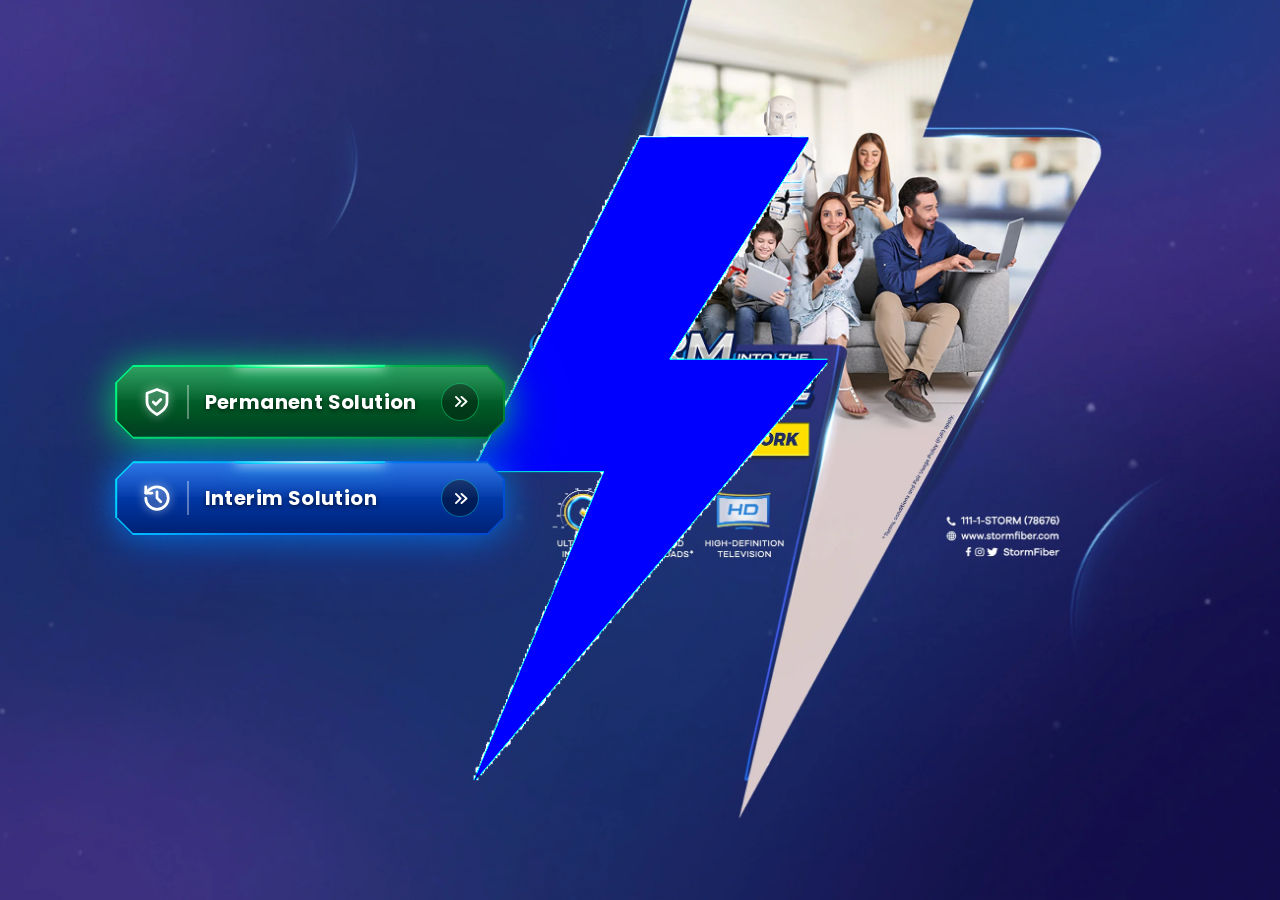
<file: index.html>
<!DOCTYPE html>
<html lang="en">
<head>
  <meta charset="UTF-8" />
  <meta name="viewport" content="width=device-width, initial-scale=1.0" />
  <title>ADT Management System - Solutions</title>
  <link rel="preconnect" href="https://fonts.googleapis.com">
  <link rel="preconnect" href="https://fonts.gstatic.com" crossorigin>
  <link href="https://fonts.googleapis.com/css2?family=Montserrat:wght@400;600;700;800&family=Poppins:wght@400;600;700;800&display=swap" rel="stylesheet">
  <link rel="stylesheet" href="https://cdnjs.cloudflare.com/ajax/libs/font-awesome/6.5.1/css/all.min.css" integrity="sha512-DTOQO9RWCH3ppGqcWaEA1BIZOC6xxalwEsw9c2QQeAIftl+Vegovlnee1c9QX4TctnWMn13TZye+giMm8e2LwA==" crossorigin="anonymous" referrerpolicy="no-referrer" />
  <link rel="stylesheet" href="css/style.css" />
</head>
<body class="gateway-body">

  <!-- Solution Gateway Content (Left-aligned, Permanent UP, Interim DOWN) -->
  <main class="gateway-container">
    <div class="solution-cards-wrapper">
      
      <!-- Permanent Solution Button (UP) -->
      <a href="home.html" class="solution-btn-wrap" aria-label="Open Permanent Solution">
        <div class="solution-btn permanent-btn">
          <div class="btn-flare" aria-hidden="true"></div>
          <div class="btn-inner">
            <div class="btn-icon" aria-hidden="true">
              <svg viewBox="0 0 24 24" fill="none" stroke="currentColor" stroke-width="2.2" stroke-linecap="round" stroke-linejoin="round">
                <path d="M12 22s8-4 8-10V5l-8-3-8 3v7c0 6 8 10 8 10z"/>
                <path d="m9 12 2 2 4-4"/>
              </svg>
            </div>
            <div class="btn-divider" aria-hidden="true"></div>
            <span class="btn-text">Permanent Solution</span>
            <div class="btn-arrow-badge" aria-hidden="true">
              <i class="fa-solid fa-angles-right"></i>
            </div>
          </div>
        </div>
      </a>

      <!-- Interim Solution Button (DOWN) -->
      <a href="interim.html" class="solution-btn-wrap" aria-label="Open Interim Solution">
        <div class="solution-btn interim-btn">
          <div class="btn-flare" aria-hidden="true"></div>
          <div class="btn-inner">
            <div class="btn-icon" aria-hidden="true">
              <svg viewBox="0 0 24 24" fill="none" stroke="currentColor" stroke-width="2.2" stroke-linecap="round" stroke-linejoin="round">
                <path d="M3 12a9 9 0 1 0 9-9 9.75 9.75 0 0 0-6.74 2.74L3 8"/>
                <path d="M3 3v5h5"/>
                <path d="M12 7v5l3 3"/>
              </svg>
            </div>
            <div class="btn-divider" aria-hidden="true"></div>
            <span class="btn-text">Interim Solution</span>
            <div class="btn-arrow-badge" aria-hidden="true">
              <i class="fa-solid fa-angles-right"></i>
            </div>
          </div>
        </div>
      </a>

    </div>
  </main>

  <script src="https://cdnjs.cloudflare.com/ajax/libs/gsap/3.13.0/gsap.min.js" integrity="sha512-NcZdtrT77bJr4STcmsGAESr06BYGE8woZdSdEgqnpyqac7sugNO+Tr4bGwGF3MsnEkGKhU2KL2xh6Ec+BqsaHA==" crossorigin="anonymous" referrerpolicy="no-referrer"></script>
  <script src="js/script.js"></script>
</body>
</html>
</file>
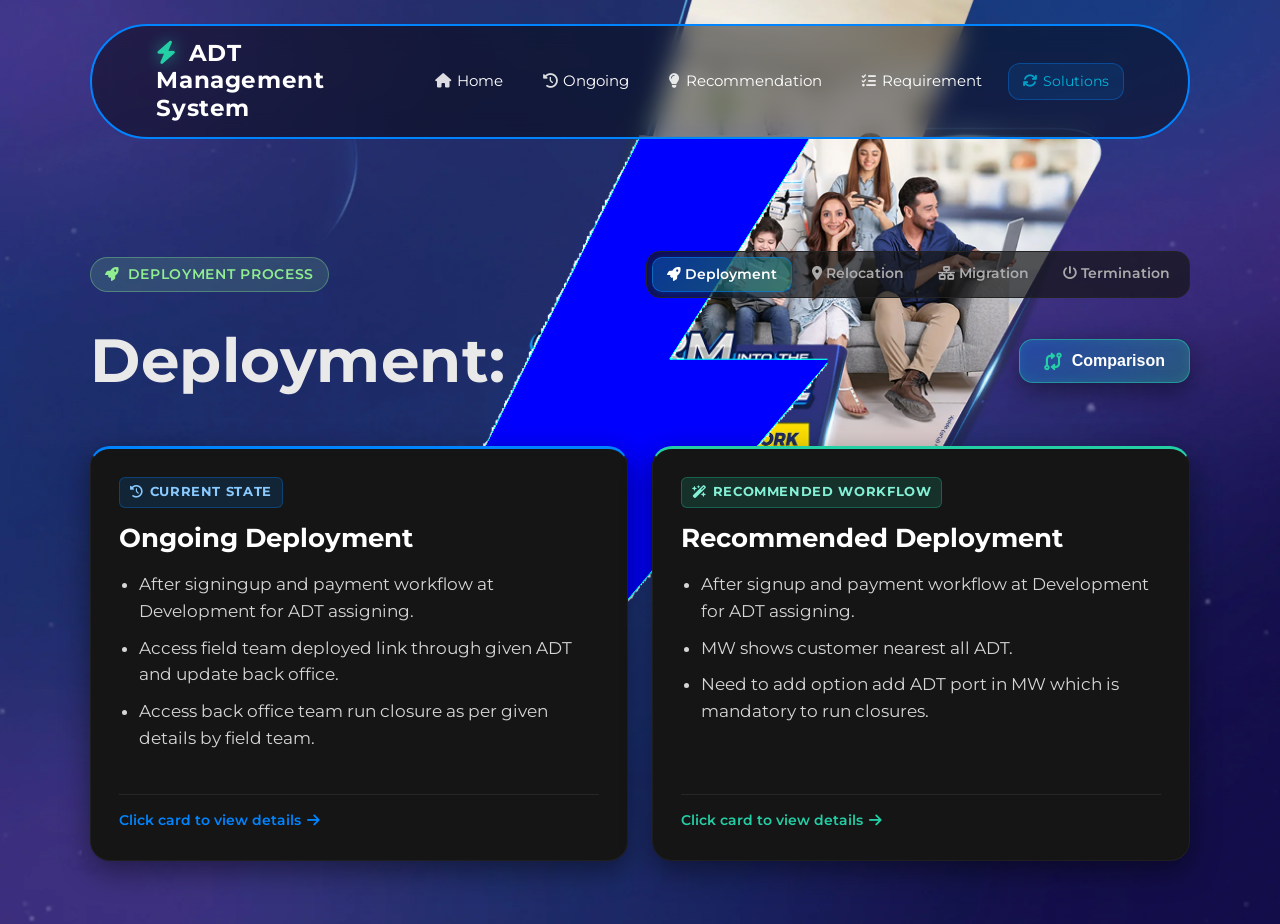
<file: deployment.html>
<!DOCTYPE html>
<html lang="en">
<head>
  <meta charset="UTF-8" />
  <meta name="viewport" content="width=device-width, initial-scale=1.0" />
  <title>ADT Management System - Deployment</title>
  <link rel="preconnect" href="https://fonts.googleapis.com">
  <link rel="preconnect" href="https://fonts.gstatic.com" crossorigin>
  <link href="https://fonts.googleapis.com/css2?family=Montserrat:wght@400;600;700&family=Poppins:wght@400;600;700&display=swap" rel="stylesheet">
  <link rel="stylesheet" href="https://cdnjs.cloudflare.com/ajax/libs/font-awesome/6.5.1/css/all.min.css" integrity="sha512-DTOQO9RWCH3ppGqcWaEA1BIZOC6xxalwEsw9c2QQeAIftl+Vegovlnee1c9QX4TctnWMn13TZye+giMm8e2LwA==" crossorigin="anonymous" referrerpolicy="no-referrer" />
  <link rel="stylesheet" href="css/style.css" />
</head>
<body>
  <!-- Navbar -->
  <header class="navbar">
    <div class="nav-inner container">
      <a href="home.html" class="link-1"><div class="brand"><i class="fa-solid fa-bolt"></i> ADT <br> Management System</div></a>
      <button class="hamburger" aria-label="Toggle navigation" aria-expanded="false" aria-controls="nav-links">
        <span></span><span></span><span></span>
      </button>
      <nav id="nav-links" class="nav-links">
        <a href="home.html"><i class="fa-solid fa-house"></i> Home</a>
        <a href="ongoing.html"><i class="fa-solid fa-clock-rotate-left"></i> Ongoing</a>
        <a href="recommendation.html"><i class="fa-solid fa-lightbulb"></i> Recommendation</a>
        <a href="requirement.html"><i class="fa-solid fa-list-check"></i> Requirement</a>
        <a href="index.html" class="nav-switch-btn" title="Switch Solution"><i class="fa-solid fa-arrows-rotate"></i> Solutions</a>
      </nav>
    </div>
  </header>

  <main class="container section">
    <!-- Header & Process Switcher -->
    <div class="process-header-wrapper">
      <div class="process-top-row">
        <div class="process-badge deployment">
          <i class="fa-solid fa-rocket"></i> Deployment Process
        </div>
        <div class="process-pill-nav">
          <a href="deployment.html" class="active"><i class="fa-solid fa-rocket"></i> Deployment</a>
          <a href="relocation.html"><i class="fa-solid fa-location-dot"></i> Relocation</a>
          <a href="migration.html"><i class="fa-solid fa-network-wired"></i> Migration</a>
          <a href="termination.html"><i class="fa-solid fa-power-off"></i> Termination</a>
        </div>
      </div>
      <div class="process-title-row">
        <h1 class="page-title">Deployment:</h1>
        <button class="btn btn-compare" data-modal="#modal-deployment-compare">
          <i class="fa-solid fa-code-compare"></i> Comparison
        </button>
      </div>
    </div>

    <!-- Comparison Grid -->
    <section class="process-comparison-grid reveal">
      <!-- Ongoing Card -->
      <article class="process-card ongoing-card clickable" data-modal="#modal-deployment-current" role="button" tabindex="0" aria-label="View Ongoing Deployment Details">
        <div>
          <span class="process-card-badge badge-ongoing-state"><i class="fa-solid fa-clock-rotate-left"></i> Current State</span>
          <h2 class="process-card-title">Ongoing Deployment</h2>
          <div class="process-card-content">
            <ul>
              <li>After signingup and payment workflow at Development for ADT assigning.</li>
              <li>Access field team deployed link through given ADT and update back office.</li>
              <li>Access back office team run closure as per given details by field team.</li>
            </ul>
          </div>
        </div>
        <div class="card-action-footer">
          <span class="click-hint">Click card to view details <i class="fa-solid fa-arrow-right"></i></span>
        </div>
      </article>

      <!-- Recommendation Card -->
      <article class="process-card recommendation-card clickable" data-modal="#modal-deployment-updated" role="button" tabindex="0" aria-label="View Recommended Deployment Details">
        <div>
          <span class="process-card-badge badge-recommendation-state"><i class="fa-solid fa-wand-magic-sparkles"></i> Recommended Workflow</span>
          <h2 class="process-card-title">Recommended Deployment</h2>
          <div class="process-card-content">
            <ul>
              <li>After signup and payment workflow at Development for ADT assigning.</li>
              <li>MW shows customer nearest all ADT.</li>
              <li>Need to add option add ADT port in MW which is mandatory to run closures.</li>
            </ul>
          </div>
        </div>
        <div class="card-action-footer">
          <span class="click-hint">Click card to view details <i class="fa-solid fa-arrow-right"></i></span>
        </div>
      </article>
    </section>
  </main>

  <!-- Modals -->
  <!-- Split Comparison Modal (50% / 50% Full Height) -->
  <div class="modal modal-compare" id="modal-deployment-compare" aria-hidden="true" role="dialog" aria-label="Deployment Full Workflow Comparison">
    <div class="modal-content">
      <!-- Header -->
      <div class="compare-modal-header">
        <div class="compare-header-left">
          <div class="process-badge deployment"><i class="fa-solid fa-rocket"></i> Deployment</div>
          <h2 class="compare-title">Full Workflow Side-by-Side Comparison</h2>
        </div>
        <button class="modal-close icon" data-close aria-label="Close Comparison"><i class="fa-solid fa-xmark"></i></button>
      </div>

      <!-- Split Body: 50% Width Each, Full Height -->
      <div class="compare-split-body">
        <!-- Left 50%: Ongoing -->
        <div class="compare-column compare-ongoing-col">
          <div class="compare-col-header">
            <span class="process-card-badge badge-ongoing-state"><i class="fa-solid fa-clock-rotate-left"></i> Current State</span>
            <h3>Ongoing Deployment</h3>
          </div>
          <div class="compare-col-content">
            <ol class="compare-steps-list">
              <li>
                <strong>ADT Assignment:</strong>
                After signingup and payment workflow at Development for ADT assigning.
              </li>
              <li>
                <strong>Field Deployment:</strong>
                Access field team deployed link through given ADT and update back office.
              </li>
              <li>
                <strong>Back Office Closure:</strong>
                Access back office team run closure as per given details by field team.
              </li>
            </ol>
          </div>
        </div>

        <!-- Right 50%: Recommendation -->
        <div class="compare-column compare-recommendation-col">
          <div class="compare-col-header">
            <span class="process-card-badge badge-recommendation-state"><i class="fa-solid fa-wand-magic-sparkles"></i> Recommended Workflow</span>
            <h3>Recommended Deployment</h3>
          </div>
          <div class="compare-col-content">
            <ol class="compare-steps-list">
              <li>
                <strong>ADT Assignment:</strong>
                After signup and payment workflow at Development for ADT assigning.
              </li>
              <li>
                <strong>Proximity Detection:</strong>
                MW shows customer nearest all ADT.
              </li>
              <li>
                <strong>Mandatory ADT Port:</strong>
                Need to add option add ADT port in MW which is mandatory to run closures.
              </li>
              <li>
                <strong>Field Link Deployment:</strong>
                Access field team deployed link from given or nearest ADT and update to back office regarding ADT change with ADT port.
              </li>
              <li>
                <strong>Verified Closures:</strong>
                Access back office team run closures as given details.
              </li>
            </ol>
          </div>
        </div>
      </div>

      <!-- Footer -->
      <div class="modal-actions compare-modal-actions">
        <button class="btn btn-outline" data-close><i class="fa-solid fa-xmark"></i> Close Comparison</button>
      </div>
    </div>
  </div>

  <!-- Ongoing Modal -->
  <div class="modal" id="modal-deployment-current" aria-hidden="true" role="dialog" aria-label="Deployment (Current) details">
    <div class="modal-content">
      <button class="modal-close icon" data-close aria-label="Close"><i class="fa-solid fa-xmark"></i></button>
      <div class="modal-body">
        <h2>Deployment (Ongoing)</h2>
        <ol>
          <li>After signingup and payment workflow at Development for ADT assigning.</li>
          <li>Access field team deployed link through given ADT and update back office.</li>
          <li>Access back office team run closure as per given details by field team.</li>
        </ol>
      </div>
      <div class="modal-actions">
        <button class="btn btn-outline" data-close><i class="fa-solid fa-xmark"></i> Close</button>
      </div>
    </div>
  </div>

  <!-- Recommendation Modal -->
  <div class="modal" id="modal-deployment-updated" aria-hidden="true" role="dialog" aria-label="Deployment (Updated) details">
    <div class="modal-content">
      <button class="modal-close icon" data-close aria-label="Close"><i class="fa-solid fa-xmark"></i></button>
      <div class="modal-body">
        <h2 class="C-height">Deployment</h2>
        <ol class="C-ol-height">
          <li>After signup and payment workflow at Development for ADT assigning.</li>
          <li>MW shows customer nearest all ADT.</li>
          <li>Need to add option add ADT port in MW which is mandatory to run closures.</li>
          <li>Access field team deployed link from given or nearest ADT and update to back office regarding ADT change with ADT port.</li>
          <li>Access back office team run closures as given details.</li>
        </ol>
      </div>
      <div class="modal-actions">
        <button class="btn btn-outline" data-close><i class="fa-solid fa-xmark"></i> Close</button>
      </div>
    </div>
  </div>

  <script src="https://cdnjs.cloudflare.com/ajax/libs/gsap/3.13.0/gsap.min.js" integrity="sha512-NcZdtrT77bJr4STcmsGAESr06BYGE8woZdSdEgqnpyqac7sugNO+Tr4bGwGF3MsnEkGKhU2KL2xh6Ec+BqsaHA==" crossorigin="anonymous" referrerpolicy="no-referrer"></script>
  <script src="js/script.js"></script>
</body>
</html>
</file>
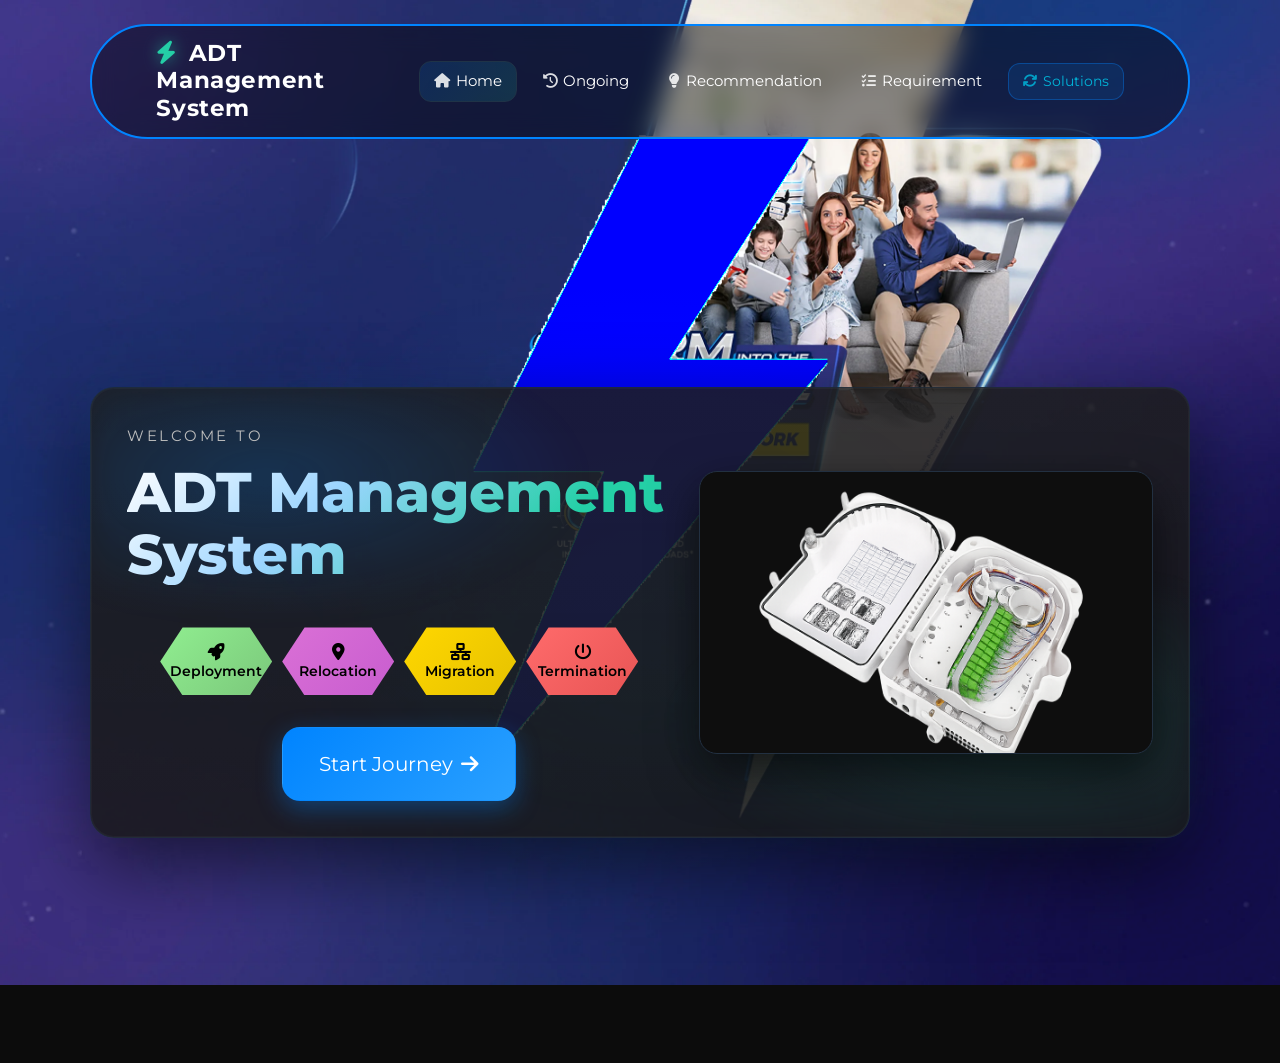
<file: home.html>
<!DOCTYPE html>
<html lang="en">
<head>
  <meta charset="UTF-8" />
  <meta name="viewport" content="width=device-width, initial-scale=1.0" />
  <title>ADT Management System - Permanent Solution</title>
  <link rel="preconnect" href="https://fonts.googleapis.com">
  <link rel="preconnect" href="https://fonts.gstatic.com" crossorigin>
  <link href="https://fonts.googleapis.com/css2?family=Montserrat:wght@400;600;700&family=Poppins:wght@400;600;700&display=swap" rel="stylesheet">
  <link rel="stylesheet" href="https://cdnjs.cloudflare.com/ajax/libs/font-awesome/6.5.1/css/all.min.css" integrity="sha512-DTOQO9RWCH3ppGqcWaEA1BIZOC6xxalwEsw9c2QQeAIftl+Vegovlnee1c9QX4TctnWMn13TZye+giMm8e2LwA==" crossorigin="anonymous" referrerpolicy="no-referrer" />
  <link rel="stylesheet" href="css/style.css" />
</head>
<body class="landing">
  <!-- Navbar -->
  <header class="navbar">
    <div class="nav-inner container">
      <a href="home.html" class="link-1"><div class="brand"><i class="fa-solid fa-bolt"></i> ADT <br> Management System</div></a>
      <button class="hamburger" aria-label="Toggle navigation" aria-expanded="false" aria-controls="nav-links">
        <span></span><span></span><span></span>
      </button>
      <nav id="nav-links" class="nav-links">
        <a class="active" href="home.html"><i class="fa-solid fa-house"></i> Home</a>
        <a href="ongoing.html"><i class="fa-solid fa-clock-rotate-left"></i> Ongoing</a>
        <a href="recommendation.html"><i class="fa-solid fa-lightbulb"></i> Recommendation</a>
        <a href="requirement.html"><i class="fa-solid fa-list-check"></i> Requirement</a>
        <a href="index.html" class="nav-switch-btn" title="Switch Solution"><i class="fa-solid fa-arrows-rotate"></i> Solutions</a>
      </nav>
    </div>
  </header>

  <main class="hero" aria-label="Landing">
    <section class="hero-card" role="region" aria-labelledby="hero-title">
      <div class="hero-left">
        <p class="eyebrow">Welcome to</p>
        <h1 id="hero-title" class="hero-title">ADT Management System</h1>
        
        <!-- Pentagon Navigation Buttons -->
        <div class="pentagon-nav">
          <div class="pentagon-row">
              <a href="deployment.html" class="pentagon-btn deployment" title="View Deployment Process"><span><i class="fa-solid fa-rocket"></i><br>Deployment</span></a>
              <a href="relocation.html" class="pentagon-btn relocation" title="View Relocation Process"><span><i class="fa-solid fa-location-dot"></i><br>Relocation</span></a>
              <a href="migration.html" class="pentagon-btn migration" title="View Migration Process"><span><i class="fa-solid fa-network-wired"></i><br>Migration</span></a>
              <a href="termination.html" class="pentagon-btn termination" title="View Termination Process"><span><i class="fa-solid fa-power-off"></i><br>Termination</span></a>
          </div>
          <div class="start-journey-wrapper">
            <a href="ongoing.html" class="btn btn-primary btn-xl pulse" aria-label="Start your journey in ADT Management System"><span>Start Journey</span> <i class="fa-solid fa-arrow-right"></i></a>
          </div>
        </div>
      </div>
      <div class="hero-right">
        <div class="image-wrap" aria-hidden="true">
          <img src="./assets/images/ChatGPT Image Sep 27, 2025, 08_10_14 AM.png" alt="ADT dashboard preview" loading="eager" />
        </div>
      </div>
    </section>
  </main>
  <script src="https://cdnjs.cloudflare.com/ajax/libs/gsap/3.13.0/gsap.min.js" integrity="sha512-NcZdtrT77bJr4STcmsGAESr06BYGE8woZdSdEgqnpyqac7sugNO+Tr4bGwGF3MsnEkGKhU2KL2xh6Ec+BqsaHA==" crossorigin="anonymous" referrerpolicy="no-referrer"></script>
  <script src="js/script.js"></script>
</body>
</html>
</file>
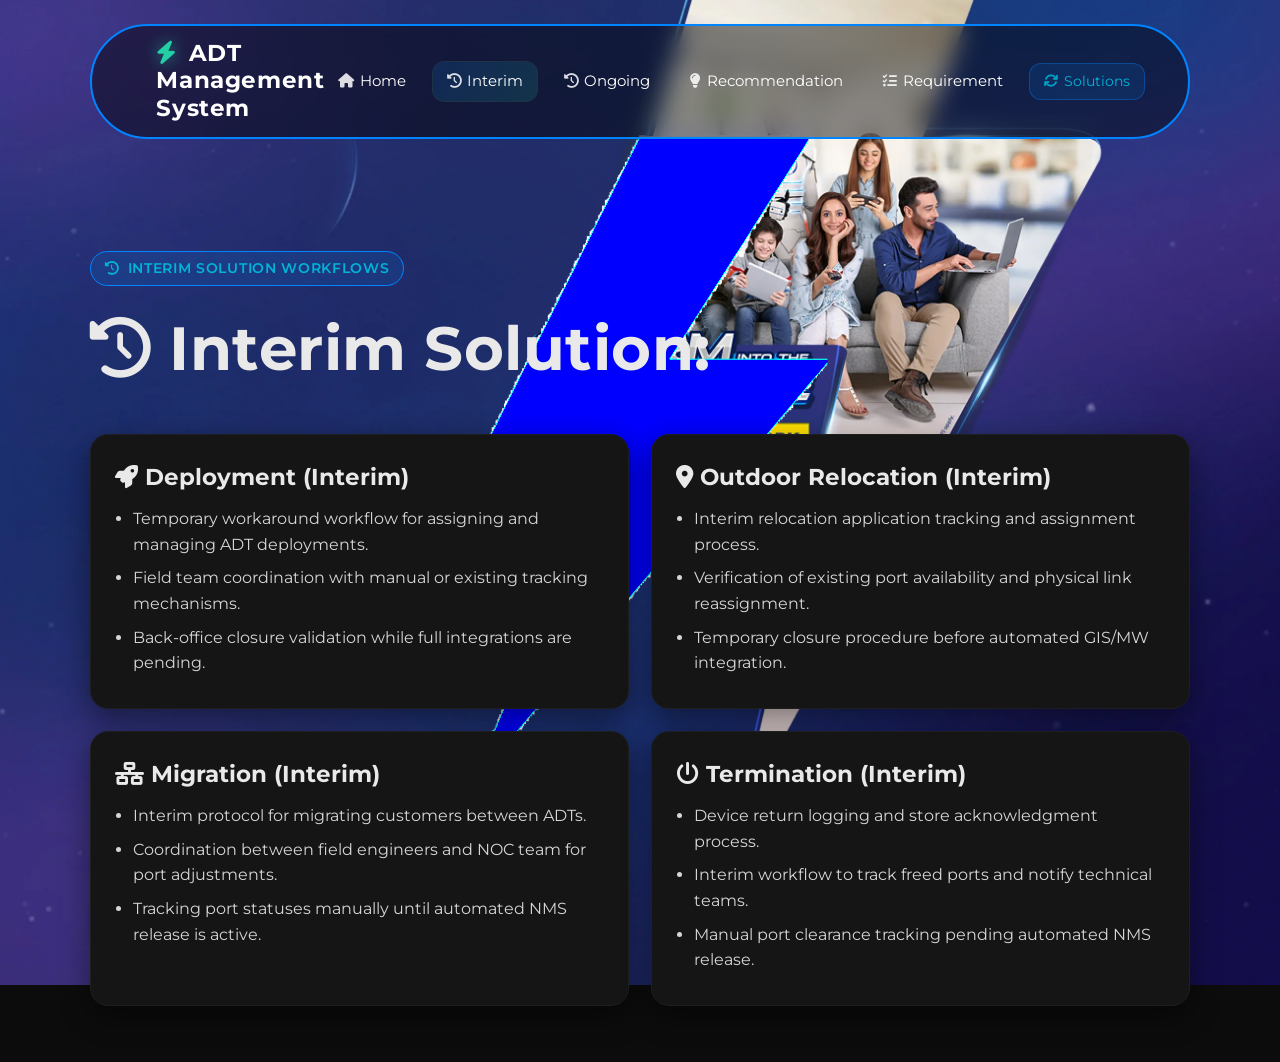
<file: interim.html>
<!DOCTYPE html>
<html lang="en">
<head>
  <meta charset="UTF-8" />
  <meta name="viewport" content="width=device-width, initial-scale=1.0" />
  <title>ADT Management System - Interim Solution</title>
  <link rel="preconnect" href="https://fonts.googleapis.com">
  <link rel="preconnect" href="https://fonts.gstatic.com" crossorigin>
  <link href="https://fonts.googleapis.com/css2?family=Montserrat:wght@400;600;700&family=Poppins:wght@400;600;700&display=swap" rel="stylesheet">
  <link rel="stylesheet" href="https://cdnjs.cloudflare.com/ajax/libs/font-awesome/6.5.1/css/all.min.css" integrity="sha512-DTOQO9RWCH3ppGqcWaEA1BIZOC6xxalwEsw9c2QQeAIftl+Vegovlnee1c9QX4TctnWMn13TZye+giMm8e2LwA==" crossorigin="anonymous" referrerpolicy="no-referrer" />
  <link rel="stylesheet" href="css/style.css" />
</head>
<body>
  <!-- Navbar -->
  <header class="navbar">
    <div class="nav-inner container">
      <a href="home.html" class="link-1"><div class="brand"><i class="fa-solid fa-bolt"></i> ADT <br> Management System</div></a>
      <button class="hamburger" aria-label="Toggle navigation" aria-expanded="false" aria-controls="nav-links">
        <span></span><span></span><span></span>
      </button>
      <nav id="nav-links" class="nav-links">
        <a href="home.html"><i class="fa-solid fa-house"></i> Home</a>
        <a class="active" href="interim.html"><i class="fa-solid fa-clock-rotate-left"></i> Interim</a>
        <a href="ongoing.html"><i class="fa-solid fa-clock-rotate-left"></i> Ongoing</a>
        <a href="recommendation.html"><i class="fa-solid fa-lightbulb"></i> Recommendation</a>
        <a href="requirement.html"><i class="fa-solid fa-list-check"></i> Requirement</a>
        <a href="index.html" class="nav-switch-btn" title="Switch Solution"><i class="fa-solid fa-arrows-rotate"></i> Solutions</a>
      </nav>
    </div>
  </header>

  <main class="container section">
    <div class="process-header-wrapper">
      <div class="process-top-row">
        <div class="process-badge deployment" style="background: rgba(0, 132, 255, 0.15); border-color: #0084ff; color: #00b4d8;">
          <i class="fa-solid fa-clock-rotate-left"></i> Interim Solution Workflows
        </div>
      </div>
      <div class="process-title-row">
        <h1 class="page-title"><i class="fa-solid fa-clock-rotate-left"></i> Interim Solution:</h1>
      </div>
    </div>

    <!-- Process Cards Grid -->
    <section class="grid reveal">
      <!-- Card 1: Deployment -->
      <article class="card clickable" data-modal="#modal-deployment-interim" role="button" tabindex="0">
        <h3><i class="fa-solid fa-rocket"></i> Deployment (Interim)</h3>
        <ul>
          <li>Temporary workaround workflow for assigning and managing ADT deployments.</li>
          <li>Field team coordination with manual or existing tracking mechanisms.</li>
          <li>Back-office closure validation while full integrations are pending.</li>
        </ul>
      </article>

      <!-- Card 2: Outdoor Relocation -->
      <article class="card clickable" data-modal="#modal-relocation-interim" role="button" tabindex="0">
        <h3><i class="fa-solid fa-location-dot"></i> Outdoor Relocation (Interim)</h3>
        <ul>
          <li>Interim relocation application tracking and assignment process.</li>
          <li>Verification of existing port availability and physical link reassignment.</li>
          <li>Temporary closure procedure before automated GIS/MW integration.</li>
        </ul>
      </article>

      <!-- Card 3: Migration -->
      <article class="card clickable" data-modal="#modal-migration-interim" role="button" tabindex="0">
        <h3><i class="fa-solid fa-network-wired"></i> Migration (Interim)</h3>
        <ul>
          <li>Interim protocol for migrating customers between ADTs.</li>
          <li>Coordination between field engineers and NOC team for port adjustments.</li>
          <li>Tracking port statuses manually until automated NMS release is active.</li>
        </ul>
      </article>

      <!-- Card 4: Termination -->
      <article class="card clickable" data-modal="#modal-termination-interim" role="button" tabindex="0">
        <h3><i class="fa-solid fa-power-off"></i> Termination (Interim)</h3>
        <ul>
          <li>Device return logging and store acknowledgment process.</li>
          <li>Interim workflow to track freed ports and notify technical teams.</li>
          <li>Manual port clearance tracking pending automated NMS release.</li>
        </ul>
      </article>
    </section>
  </main>

  <!-- Modals -->
  <div class="modal" id="modal-deployment-interim" aria-hidden="true" role="dialog" aria-label="Deployment (Interim) details">
    <div class="modal-content">
      <button class="modal-close icon" data-close aria-label="Close"><i class="fa-solid fa-xmark"></i></button>
      <div class="modal-body">
        <h2>Deployment (Interim Solution)</h2>
        <ol>
          <li>Temporary workaround workflow for assigning and managing ADT deployments.</li>
          <li>Field team coordination with manual or existing tracking mechanisms.</li>
          <li>Back-office closure validation while full integrations are pending.</li>
        </ol>
      </div>
      <div class="modal-actions">
        <button class="btn btn-outline" data-close><i class="fa-solid fa-xmark"></i> Close</button>
      </div>
    </div>
  </div>

  <div class="modal" id="modal-relocation-interim" aria-hidden="true" role="dialog" aria-label="Outdoor Relocation (Interim) details">
    <div class="modal-content">
      <button class="modal-close icon" data-close aria-label="Close"><i class="fa-solid fa-xmark"></i></button>
      <div class="modal-body">
        <h2>Outdoor Relocation (Interim Solution)</h2>
        <ol>
          <li>Interim relocation application tracking and assignment process.</li>
          <li>Verification of existing port availability and physical link reassignment.</li>
          <li>Temporary closure procedure before automated GIS/MW integration.</li>
        </ol>
      </div>
      <div class="modal-actions">
        <button class="btn btn-outline" data-close><i class="fa-solid fa-xmark"></i> Close</button>
      </div>
    </div>
  </div>

  <div class="modal" id="modal-migration-interim" aria-hidden="true" role="dialog" aria-label="Migration (Interim) details">
    <div class="modal-content">
      <button class="modal-close icon" data-close aria-label="Close"><i class="fa-solid fa-xmark"></i></button>
      <div class="modal-body">
        <h2>Migration (Interim Solution)</h2>
        <ol>
          <li>Interim protocol for migrating customers between ADTs.</li>
          <li>Coordination between field engineers and NOC team for port adjustments.</li>
          <li>Tracking port statuses manually until automated NMS release is active.</li>
        </ol>
      </div>
      <div class="modal-actions">
        <button class="btn btn-outline" data-close><i class="fa-solid fa-xmark"></i> Close</button>
      </div>
    </div>
  </div>

  <div class="modal" id="modal-termination-interim" aria-hidden="true" role="dialog" aria-label="Termination (Interim) details">
    <div class="modal-content">
      <button class="modal-close icon" data-close aria-label="Close"><i class="fa-solid fa-xmark"></i></button>
      <div class="modal-body">
        <h2>Termination (Interim Solution)</h2>
        <ol>
          <li>Device return logging and store acknowledgment process.</li>
          <li>Interim workflow to track freed ports and notify technical teams.</li>
          <li>Manual port clearance tracking pending automated NMS release.</li>
        </ol>
      </div>
      <div class="modal-actions">
        <button class="btn btn-outline" data-close><i class="fa-solid fa-xmark"></i> Close</button>
      </div>
    </div>
  </div>

  <script src="https://cdnjs.cloudflare.com/ajax/libs/gsap/3.13.0/gsap.min.js" integrity="sha512-NcZdtrT77bJr4STcmsGAESr06BYGE8woZdSdEgqnpyqac7sugNO+Tr4bGwGF3MsnEkGKhU2KL2xh6Ec+BqsaHA==" crossorigin="anonymous" referrerpolicy="no-referrer"></script>
  <script src="js/script.js"></script>
</body>
</html>
</file>
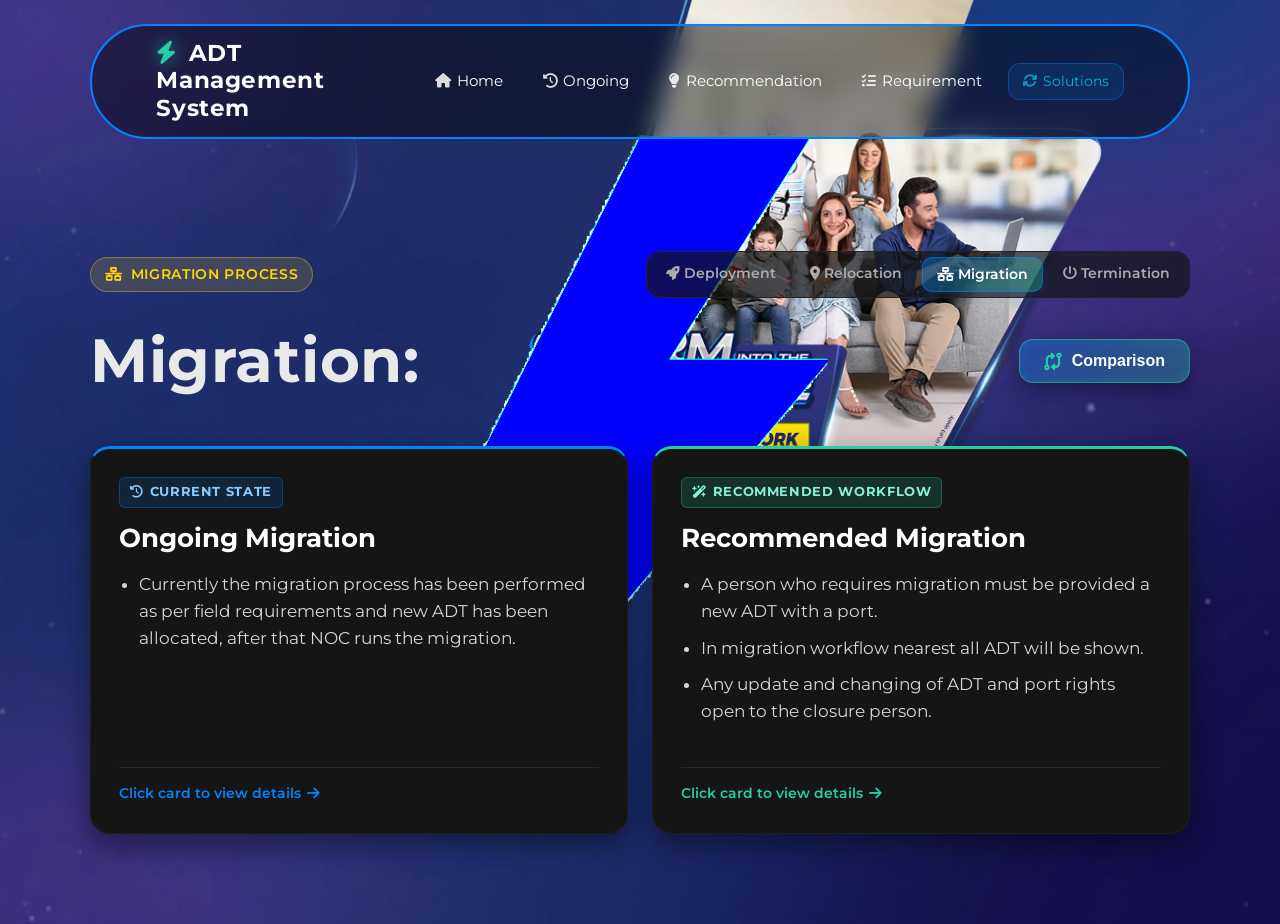
<file: migration.html>
<!DOCTYPE html>
<html lang="en">
<head>
  <meta charset="UTF-8" />
  <meta name="viewport" content="width=device-width, initial-scale=1.0" />
  <title>ADT Management System - Migration</title>
  <link rel="preconnect" href="https://fonts.googleapis.com">
  <link rel="preconnect" href="https://fonts.gstatic.com" crossorigin>
  <link href="https://fonts.googleapis.com/css2?family=Montserrat:wght@400;600;700&family=Poppins:wght@400;600;700&display=swap" rel="stylesheet">
  <link rel="stylesheet" href="https://cdnjs.cloudflare.com/ajax/libs/font-awesome/6.5.1/css/all.min.css" integrity="sha512-DTOQO9RWCH3ppGqcWaEA1BIZOC6xxalwEsw9c2QQeAIftl+Vegovlnee1c9QX4TctnWMn13TZye+giMm8e2LwA==" crossorigin="anonymous" referrerpolicy="no-referrer" />
  <link rel="stylesheet" href="css/style.css" />
</head>
<body>
  <!-- Navbar -->
  <header class="navbar">
    <div class="nav-inner container">
      <a href="home.html" class="link-1"><div class="brand"><i class="fa-solid fa-bolt"></i> ADT <br> Management System</div></a>
      <button class="hamburger" aria-label="Toggle navigation" aria-expanded="false" aria-controls="nav-links">
        <span></span><span></span><span></span>
      </button>
      <nav id="nav-links" class="nav-links">
        <a href="home.html"><i class="fa-solid fa-house"></i> Home</a>
        <a href="ongoing.html"><i class="fa-solid fa-clock-rotate-left"></i> Ongoing</a>
        <a href="recommendation.html"><i class="fa-solid fa-lightbulb"></i> Recommendation</a>
        <a href="requirement.html"><i class="fa-solid fa-list-check"></i> Requirement</a>
        <a href="index.html" class="nav-switch-btn" title="Switch Solution"><i class="fa-solid fa-arrows-rotate"></i> Solutions</a>
      </nav>
    </div>
  </header>

  <main class="container section">
    <!-- Header & Process Switcher -->
    <div class="process-header-wrapper">
      <div class="process-top-row">
        <div class="process-badge migration">
          <i class="fa-solid fa-network-wired"></i> Migration Process
        </div>
        <div class="process-pill-nav">
          <a href="deployment.html"><i class="fa-solid fa-rocket"></i> Deployment</a>
          <a href="relocation.html"><i class="fa-solid fa-location-dot"></i> Relocation</a>
          <a href="migration.html" class="active"><i class="fa-solid fa-network-wired"></i> Migration</a>
          <a href="termination.html"><i class="fa-solid fa-power-off"></i> Termination</a>
        </div>
      </div>
      <div class="process-title-row">
        <h1 class="page-title">Migration:</h1>
        <button class="btn btn-compare" data-modal="#modal-migration-compare">
          <i class="fa-solid fa-code-compare"></i> Comparison
        </button>
      </div>
    </div>

    <!-- Comparison Grid -->
    <section class="process-comparison-grid reveal">
      <!-- Ongoing Card -->
      <article class="process-card ongoing-card clickable" data-modal="#modal-migration-current" role="button" tabindex="0" aria-label="View Ongoing Migration Details">
        <div>
          <span class="process-card-badge badge-ongoing-state"><i class="fa-solid fa-clock-rotate-left"></i> Current State</span>
          <h2 class="process-card-title">Ongoing Migration</h2>
          <div class="process-card-content">
            <ul>
              <li>Currently the migration process has been performed as per field requirements and new ADT has been allocated, after that NOC runs the migration.</li>
            </ul>
          </div>
        </div>
        <div class="card-action-footer">
          <span class="click-hint">Click card to view details <i class="fa-solid fa-arrow-right"></i></span>
        </div>
      </article>

      <!-- Recommendation Card -->
      <article class="process-card recommendation-card clickable" data-modal="#modal-migration-updated" role="button" tabindex="0" aria-label="View Recommended Migration Details">
        <div>
          <span class="process-card-badge badge-recommendation-state"><i class="fa-solid fa-wand-magic-sparkles"></i> Recommended Workflow</span>
          <h2 class="process-card-title">Recommended Migration</h2>
          <div class="process-card-content">
            <ul>
              <li>A person who requires migration must be provided a new ADT with a port.</li>
              <li>In migration workflow nearest all ADT will be shown.</li>
              <li>Any update and changing of ADT and port rights open to the closure person.</li>
            </ul>
          </div>
        </div>
        <div class="card-action-footer">
          <span class="click-hint">Click card to view details <i class="fa-solid fa-arrow-right"></i></span>
        </div>
      </article>
    </section>
  </main>

  <!-- Modals -->
  <!-- Split Comparison Modal (50% / 50% Full Height) -->
  <div class="modal modal-compare" id="modal-migration-compare" aria-hidden="true" role="dialog" aria-label="Migration Full Workflow Comparison">
    <div class="modal-content">
      <!-- Header -->
      <div class="compare-modal-header">
        <div class="compare-header-left">
          <div class="process-badge migration"><i class="fa-solid fa-network-wired"></i> Migration</div>
          <h2 class="compare-title">Full Workflow Side-by-Side Comparison</h2>
        </div>
        <button class="modal-close icon" data-close aria-label="Close Comparison"><i class="fa-solid fa-xmark"></i></button>
      </div>

      <!-- Split Body: 50% Width Each, Full Height -->
      <div class="compare-split-body">
        <!-- Left 50%: Ongoing -->
        <div class="compare-column compare-ongoing-col">
          <div class="compare-col-header">
            <span class="process-card-badge badge-ongoing-state"><i class="fa-solid fa-clock-rotate-left"></i> Current State</span>
            <h3>Ongoing Migration</h3>
          </div>
          <div class="compare-col-content">
            <ol class="compare-steps-list">
              <li>
                <strong>Current Field Execution:</strong>
                Currently the migration process has been performed as per field requirements and new ADT has been allocated, after that NOC runs the migration.
              </li>
            </ol>
          </div>
        </div>

        <!-- Right 50%: Recommendation -->
        <div class="compare-column compare-recommendation-col">
          <div class="compare-col-header">
            <span class="process-card-badge badge-recommendation-state"><i class="fa-solid fa-wand-magic-sparkles"></i> Recommended Workflow</span>
            <h3>Recommended Migration</h3>
          </div>
          <div class="compare-col-content">
            <ol class="compare-steps-list">
              <li>
                <strong>New ADT with Port:</strong>
                A person who requires migration must be provided a new ADT with an assigned port.
              </li>
              <li>
                <strong>Nearest ADT Visibility:</strong>
                In migration workflow nearest all ADT will be shown to the user.
              </li>
              <li>
                <strong>Closure Permissions:</strong>
                Any update and changing of ADT and port rights open to the closure person.
              </li>
            </ol>
          </div>
        </div>
      </div>

      <!-- Footer -->
      <div class="modal-actions compare-modal-actions">
        <button class="btn btn-outline" data-close><i class="fa-solid fa-xmark"></i> Close Comparison</button>
      </div>
    </div>
  </div>

  <!-- Ongoing Modal -->
  <div class="modal" id="modal-migration-current" aria-hidden="true" role="dialog" aria-label="Migration (Current) details">
    <div class="modal-content">
      <button class="modal-close icon" data-close aria-label="Close"><i class="fa-solid fa-xmark"></i></button>
      <div class="modal-body">
        <h2>Migration (Ongoing)</h2>
        <ol>
          <li>Currently the migration process has been performed as per field requirements and new ADT has been allocated, after that NOC runs the migration.</li>
        </ol>
      </div>
      <div class="modal-actions">
        <button class="btn btn-outline" data-close><i class="fa-solid fa-xmark"></i> Close</button>
      </div>
    </div>
  </div>

  <!-- Recommendation Modal -->
  <div class="modal" id="modal-migration-updated" aria-hidden="true" role="dialog" aria-label="Migration (Updated) details">
    <div class="modal-content">
      <button class="modal-close icon" data-close aria-label="Close"><i class="fa-solid fa-xmark"></i></button>
      <div class="modal-body">
        <h2 class="C-height">Migration</h2>
        <ol class="C-ol-height">
          <li>A person who requires migration must be provided a new ADT with a port.</li>
          <li>In migration workflow nearest all ADT will be shown.</li>
          <li>Any update and changing of ADT and port rights open to the closure person.</li>
        </ol>
      </div>
      <div class="modal-actions">
        <button class="btn btn-outline" data-close><i class="fa-solid fa-xmark"></i> Close</button>
      </div>
    </div>
  </div>

  <script src="https://cdnjs.cloudflare.com/ajax/libs/gsap/3.13.0/gsap.min.js" integrity="sha512-NcZdtrT77bJr4STcmsGAESr06BYGE8woZdSdEgqnpyqac7sugNO+Tr4bGwGF3MsnEkGKhU2KL2xh6Ec+BqsaHA==" crossorigin="anonymous" referrerpolicy="no-referrer"></script>
  <script src="js/script.js"></script>
</body>
</html>
</file>
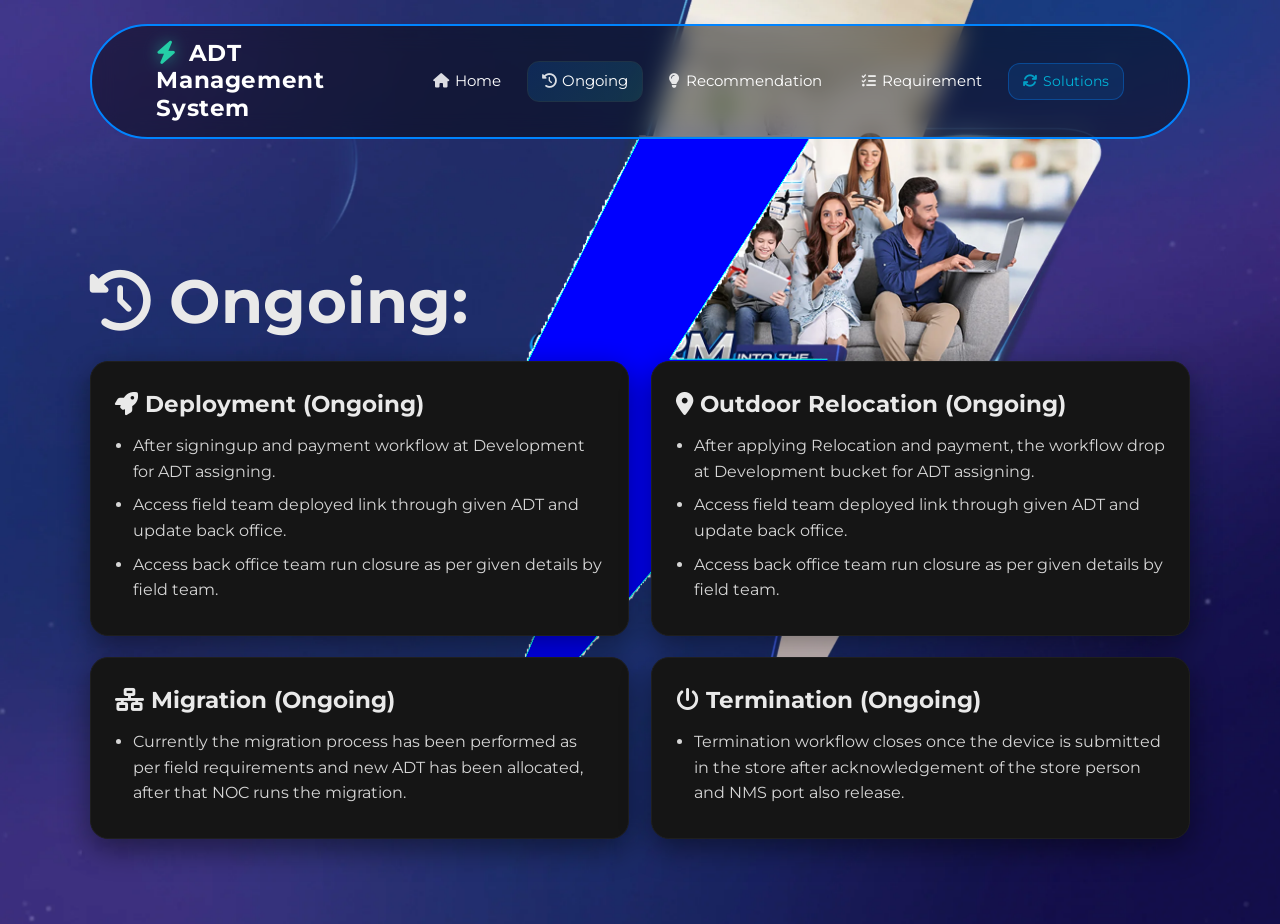
<file: ongoing.html>
<!DOCTYPE html>
<html lang="en">

<head>
  <meta charset="UTF-8" />
  <meta name="viewport" content="width=device-width, initial-scale=1.0" />
  <title>ADT Management System - Ongoing</title>
  <link rel="preconnect" href="https://fonts.googleapis.com">
  <link rel="preconnect" href="https://fonts.gstatic.com" crossorigin>
  <link
    href="https://fonts.googleapis.com/css2?family=Montserrat:wght@400;600;700&family=Poppins:wght@400;600;700&display=swap"
    rel="stylesheet">
  <link rel="stylesheet" href="https://cdnjs.cloudflare.com/ajax/libs/font-awesome/6.5.1/css/all.min.css" integrity="sha512-DTOQO9RWCH3ppGqcWaEA1BIZOC6xxalwEsw9c2QQeAIftl+Vegovlnee1c9QX4TctnWMn13TZye+giMm8e2LwA==" crossorigin="anonymous" referrerpolicy="no-referrer" />
  <link rel="stylesheet" href="css/style.css" />
</head>

<body>
  <!-- Navbar -->
  <header class="navbar">
    <div class="nav-inner container">
      <a href="home.html" class="link-1"><div class="brand"><i class="fa-solid fa-bolt"></i> ADT <br> Management System</div></a>
      <button class="hamburger" aria-label="Toggle navigation" aria-expanded="false" aria-controls="nav-links">
        <span></span><span></span><span></span>
      </button>
      <nav id="nav-links" class="nav-links">
        <a href="home.html"><i class="fa-solid fa-house"></i> Home</a>
        <a class="active" href="ongoing.html"><i class="fa-solid fa-clock-rotate-left"></i> Ongoing</a>
        <a href="recommendation.html"><i class="fa-solid fa-lightbulb"></i> Recommendation</a>
        <a href="requirement.html"><i class="fa-solid fa-list-check"></i> Requirement</a>
        <a href="index.html" class="nav-switch-btn" title="Switch Solution"><i class="fa-solid fa-arrows-rotate"></i> Solutions</a>
      </nav>
    </div>
  </header>

  <main class="container section">
    <h1 class="page-title"><i class="fa-solid fa-clock-rotate-left"></i> Ongoing:</h1>

    <section class="grid reveal">
      <!-- Card 1 -->
      <article class="card clickable" data-modal="#modal-deployment-current">
        <h3><i class="fa-solid fa-rocket"></i> Deployment (Ongoing)</h3>
        <ul>
          <li>After signingup and payment workflow at Development for ADT assigning.</li>
          <li>Access field team deployed link through given ADT and update back office.</li>
          <li>Access back office team run closure as per given details by field team.</li>
        </ul>
      </article>

      <!-- Card 2 -->
      <article class="card clickable" data-modal="#modal-relocation-current">
        <h3><i class="fa-solid fa-location-dot"></i> Outdoor Relocation (Ongoing)</h3>
        <ul>
          <li>After applying Relocation and payment, the workflow drop at Development bucket for ADT assigning.</li>
          <li>Access field team deployed link through given ADT and update back office.</li>
          <li>Access back office team run closure as per given details by field team.</li>
        </ul>
      </article>

      <!-- Card 3 -->
      <article class="card clickable" data-modal="#modal-migration-current">
        <h3><i class="fa-solid fa-network-wired"></i> Migration (Ongoing)</h3>
        <ul>
          <li>Currently the migration process has been performed as per field requirements and new ADT has been
            allocated, after that NOC runs the migration.</li>
        </ul>
      </article>

      <!-- Card 4 -->
      <article class="card clickable" data-modal="#modal-termination-current">
        <h3><i class="fa-solid fa-power-off"></i> Termination (Ongoing)</h3>
        <ul>
          <li>Termination workflow closes once the device is submitted in the store after acknowledgement of the store
            person and NMS port also release.</li>
        </ul>
      </article>
    </section>
  </main>

  <!-- Modals -->
  <div class="modal" id="modal-deployment-current" aria-hidden="true" role="dialog"
    aria-label="Deployment (Current) details">
    <div class="modal-content">
      <button class="modal-close icon" data-close aria-label="Close"><i class="fa-solid fa-xmark"></i></button>
      <div class="modal-body">
        <h2>Deployment (Ongoing)</h2>
        <ol>
          <li>After signingup and payment workflow at Development for ADT assigning.</li>
          <li>Access field team deployed link through given ADT and update back office.</li>
          <li>Access back office team run closure as per given details by field team.</li>
        </ol>
      </div>
      <div class="modal-actions">
        <button class="btn btn-outline" data-close><i class="fa-solid fa-xmark"></i> Close</button>
      </div>
    </div>
  </div>

  <div class="modal" id="modal-relocation-current" aria-hidden="true" role="dialog"
    aria-label="Outdoor Relocation (Current) details">
    <div class="modal-content">
      <button class="modal-close icon" data-close aria-label="Close"><i class="fa-solid fa-xmark"></i></button>
      <div class="modal-body">
        <h2>Outdoor Relocation (Ongoing)</h2>
        <ol>
          <li>After applying Relocation and payment, the workflow drop at Development bucket for ADT assigning.</li>
          <li>Access field team deployed link through given ADT and update back office.</li>
          <li>Access back office team run closure as per given details by field team.</li>
        </ol>
      </div>
      <div class="modal-actions">
        <button class="btn btn-outline" data-close><i class="fa-solid fa-xmark"></i> Close</button>
      </div>
    </div>
  </div>

  <div class="modal" id="modal-migration-current" aria-hidden="true" role="dialog"
    aria-label="Migration (Current) details">
    <div class="modal-content">
      <button class="modal-close icon" data-close aria-label="Close"><i class="fa-solid fa-xmark"></i></button>
      <div class="modal-body">
        <h2>Migration (Ongoing)</h2>
        <ol>
          <li>Currently the migration process has been performed as per field requirements and new ADT has been
            allocated, after that NOC runs the migration.</li>
        </ol>
      </div>
      <div class="modal-actions">
        <button class="btn btn-outline" data-close><i class="fa-solid fa-xmark"></i> Close</button>
      </div>
    </div>
  </div>

  <div class="modal" id="modal-termination-current" aria-hidden="true" role="dialog"
    aria-label="Termination (Current) details">
    <div class="modal-content">
      <button class="modal-close icon" data-close aria-label="Close"><i class="fa-solid fa-xmark"></i></button>
      <div class="modal-body">
        <h2>Termination (Ongoing)</h2>
        <ol>
          <li>Termination workflow closes once the device is submitted in the store after acknowledgement of the store
            person and NMS port also release.</li>
        </ol>
      </div>
      <div class="modal-actions">
        <button class="btn btn-outline" data-close><i class="fa-solid fa-xmark"></i> Close</button>
      </div>
    </div>
  </div>
  <script src="https://cdnjs.cloudflare.com/ajax/libs/gsap/3.13.0/gsap.min.js" integrity="sha512-NcZdtrT77bJr4STcmsGAESr06BYGE8woZdSdEgqnpyqac7sugNO+Tr4bGwGF3MsnEkGKhU2KL2xh6Ec+BqsaHA==" crossorigin="anonymous" referrerpolicy="no-referrer"></script>
  <script src="js/script.js"></script>
</body>

</html>
</file>
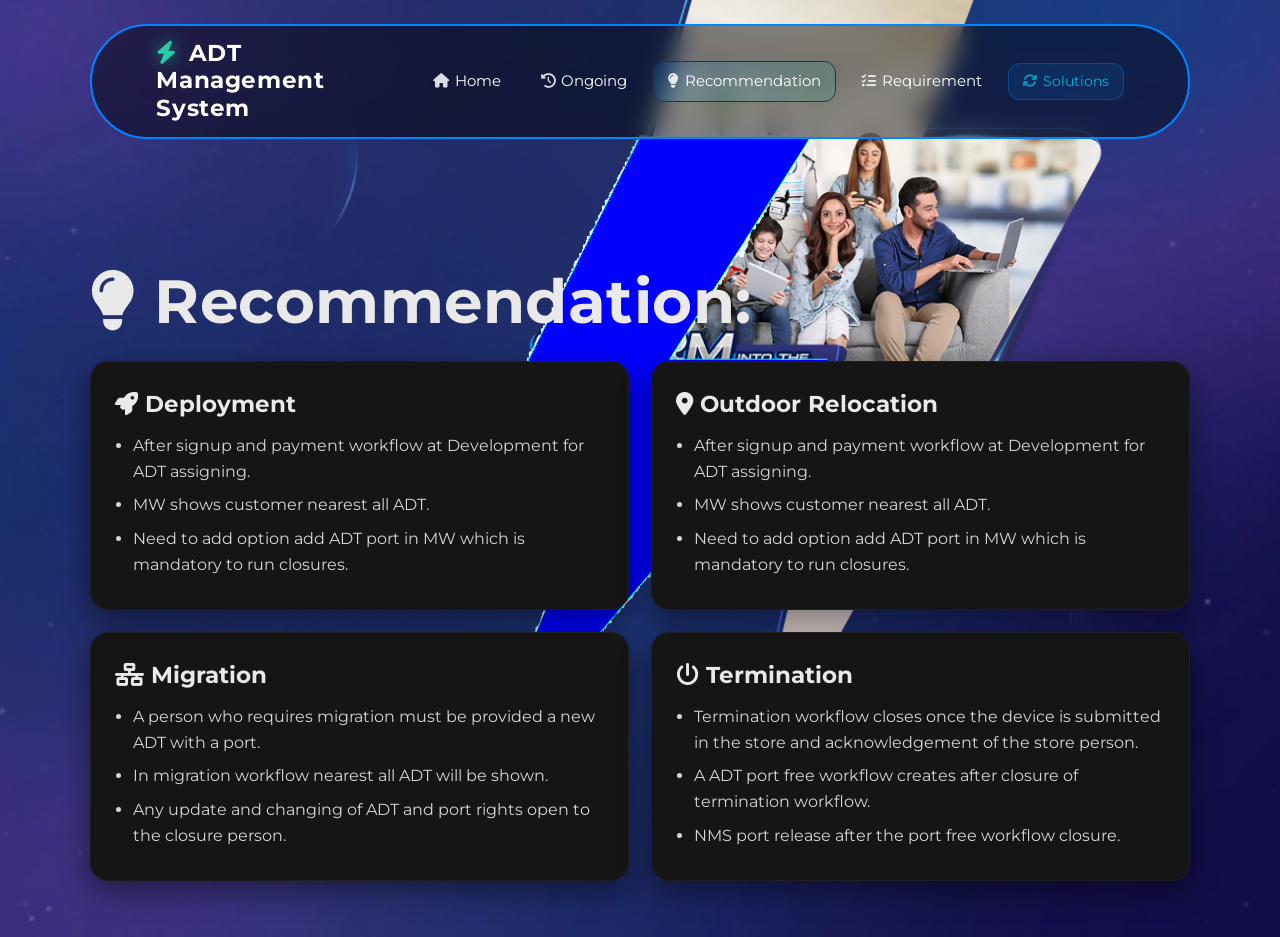
<file: recommendation.html>
<!DOCTYPE html>
<html lang="en">

<head>
  <meta charset="UTF-8" />
  <meta name="viewport" content="width=device-width, initial-scale=1.0" />
  <title>ADT Management System - Recommendation</title>
  <link rel="preconnect" href="https://fonts.googleapis.com">
  <link rel="preconnect" href="https://fonts.gstatic.com" crossorigin>
  <link
    href="https://fonts.googleapis.com/css2?family=Montserrat:wght@400;600;700&family=Poppins:wght@400;600;700&display=swap"
    rel="stylesheet">
  <link rel="stylesheet" href="https://cdnjs.cloudflare.com/ajax/libs/font-awesome/6.5.1/css/all.min.css" integrity="sha512-DTOQO9RWCH3ppGqcWaEA1BIZOC6xxalwEsw9c2QQeAIftl+Vegovlnee1c9QX4TctnWMn13TZye+giMm8e2LwA==" crossorigin="anonymous" referrerpolicy="no-referrer" />
  <link rel="stylesheet" href="css/style.css" />
</head>

<body>
  <!-- Navbar -->
  <header class="navbar">
    <div class="nav-inner container">
      <a href="home.html" class="link-1"><div class="brand"><i class="fa-solid fa-bolt"></i> ADT <br> Management System</div></a>
      <button class="hamburger" aria-label="Toggle navigation" aria-expanded="false" aria-controls="nav-links">
        <span></span><span></span><span></span>
      </button>
      <nav id="nav-links" class="nav-links">
        <a href="home.html"><i class="fa-solid fa-house"></i> Home</a>
        <a href="ongoing.html"><i class="fa-solid fa-clock-rotate-left"></i> Ongoing</a>
        <a class="active" href="recommendation.html"><i class="fa-solid fa-lightbulb"></i> Recommendation</a>
        <a href="requirement.html"><i class="fa-solid fa-list-check"></i> Requirement</a>
        <a href="index.html" class="nav-switch-btn" title="Switch Solution"><i class="fa-solid fa-arrows-rotate"></i> Solutions</a>
      </nav>
    </div>
  </header>

  <main class="container section">
    <h1 class="page-title"><i class="fa-solid fa-lightbulb"></i> Recommendation:</h1>

    <section class="grid reveal">
      <!-- Card 1 -->
      <article class="card clickable" data-modal="#modal-deployment-updated">
        <h3><i class="fa-solid fa-rocket"></i> Deployment</h3>
        <ul>
          <li>After signup and payment workflow at Development for ADT assigning.</li>
          <li>MW shows customer nearest all ADT.</li>
          <li>Need to add option add ADT port in MW which is mandatory to run closures.</li>
        </ul>
      </article>

      <!-- Card 2 -->
      <article class="card clickable" data-modal="#modal-relocation-updated">
        <h3><i class="fa-solid fa-location-dot"></i> Outdoor Relocation</h3>
        <ul>
          <li>After signup and payment workflow at Development for ADT assigning.</li>
          <li>MW shows customer nearest all ADT.</li>
          <li>Need to add option add ADT port in MW which is mandatory to run closures.</li>
        </ul>
      </article>

      <!-- Card 3 -->
      <article class="card clickable" data-modal="#modal-migration-updated">
        <h3><i class="fa-solid fa-network-wired"></i> Migration</h3>
        <ul>
          <li>A person who requires migration must be provided a new ADT with a port.</li>
          <li>In migration workflow nearest all ADT will be shown.</li>
          <li>Any update and changing of ADT and port rights open to the closure person.</li>
        </ul>
      </article>

      <!-- Card 4 -->
      <article class="card clickable" data-modal="#modal-termination-updated">
        <h3><i class="fa-solid fa-power-off"></i> Termination</h3>
        <ul>
          <li>Termination workflow closes once the device is submitted in the store and acknowledgement of the store
            person.</li>
          <li>A ADT port free workflow creates after closure of termination workflow.</li>
          <li>NMS port release after the port free workflow closure.</li>
        </ul>
      </article>
    </section>
  </main>

  <!-- Modals -->
  <div class="modal" id="modal-deployment-updated" aria-hidden="true" role="dialog"
    aria-label="Deployment (Updated) details">
    <div class="modal-content">
      <button class="modal-close icon" data-close aria-label="Close"><i class="fa-solid fa-xmark"></i></button>
      <div class="modal-body">
        <h2 class="C-height">Deployment</h2>
        <ol class="C-ol-height">
          <li>After signup and payment workflow at Development for ADT assigning.</li>
          <li>MW shows customer nearest all ADT.</li>
          <li>Need to add option add ADT port in MW which is mandatory to run closures.</li>
          <li>Access field team deployed link from given or nearest ADT and update to back office regarding ADT change
            with ADT port.</li>
          <li>Access back office team run closures as given details.</li>
        </ol>
      </div>
      <div class="modal-actions">
        <button class="btn btn-outline" data-close><i class="fa-solid fa-xmark"></i> Close</button>
      </div>
    </div>
  </div>

  <div class="modal" id="modal-relocation-updated" aria-hidden="true" role="dialog"
    aria-label="Outdoor Relocation (Updated) details">
    <div class="modal-content">
      <button class="modal-close icon" data-close aria-label="Close"><i class="fa-solid fa-xmark"></i></button>
      <div class="modal-body">
        <h2 class="C-height">Outdoor Relocation</h2>
        <ol class="C-ol-height">
          <li>After signup and payment workflow at Development for ADT assigning.</li>
          <li>MW shows customer nearest all ADT.</li>
          <li>Need to add option add ADT port in MW which is mandatory to run closures.</li>
          <li>Access field team deployed link from given or nearest ADT and update to back office regarding ADT change
            with ADT port.</li>
          <li>Access back office team run closures as given details.</li>
        </ol>
      </div>
      <div class="modal-actions">
        <button class="btn btn-outline" data-close><i class="fa-solid fa-xmark"></i> Close</button>
      </div>
    </div>
  </div>

  <div class="modal" id="modal-migration-updated" aria-hidden="true" role="dialog"
    aria-label="Migration (Updated) details">
    <div class="modal-content">
      <button class="modal-close icon" data-close aria-label="Close"><i class="fa-solid fa-xmark"></i></button>
      <div class="modal-body">
        <h2 class="C-height">Migration</h2>
        <ol>
          <li>A person who requires migration must be provided a new ADT with a port.</li>
          <li>In migration workflow nearest all ADT will be shown.</li>
          <li>Any update and changing of ADT and port rights open to the closure person.</li>
        </ol>
      </div>
      <div class="modal-actions">
        <button class="btn btn-outline" data-close><i class="fa-solid fa-xmark"></i> Close</button>
      </div>
    </div>
  </div>

  <div class="modal" id="modal-termination-updated" aria-hidden="true" role="dialog"
    aria-label="Termination (Updated) details">
    <div class="modal-content">
      <button class="modal-close icon" data-close aria-label="Close"><i class="fa-solid fa-xmark"></i></button>
      <div class="modal-body">
        <h2 class="C-height">Termination</h2>
        <ol>
          <li>Termination workflow closes once the device is submitted in the store and acknowledgement of the store
            person.</li>
          <li>A ADT port free workflow creates after closure of termination workflow.</li>
          <li>NMS port release after the port free workflow closure.</li>
        </ol>
      </div>
      <div class="modal-actions">
        <button class="btn btn-outline" data-close><i class="fa-solid fa-xmark"></i> Close</button>
      </div>
    </div>
  </div>
  <script src="https://cdnjs.cloudflare.com/ajax/libs/gsap/3.13.0/gsap.min.js" integrity="sha512-NcZdtrT77bJr4STcmsGAESr06BYGE8woZdSdEgqnpyqac7sugNO+Tr4bGwGF3MsnEkGKhU2KL2xh6Ec+BqsaHA==" crossorigin="anonymous" referrerpolicy="no-referrer"></script>
  <script src="js/script.js"></script>
</body>

</html>
</file>
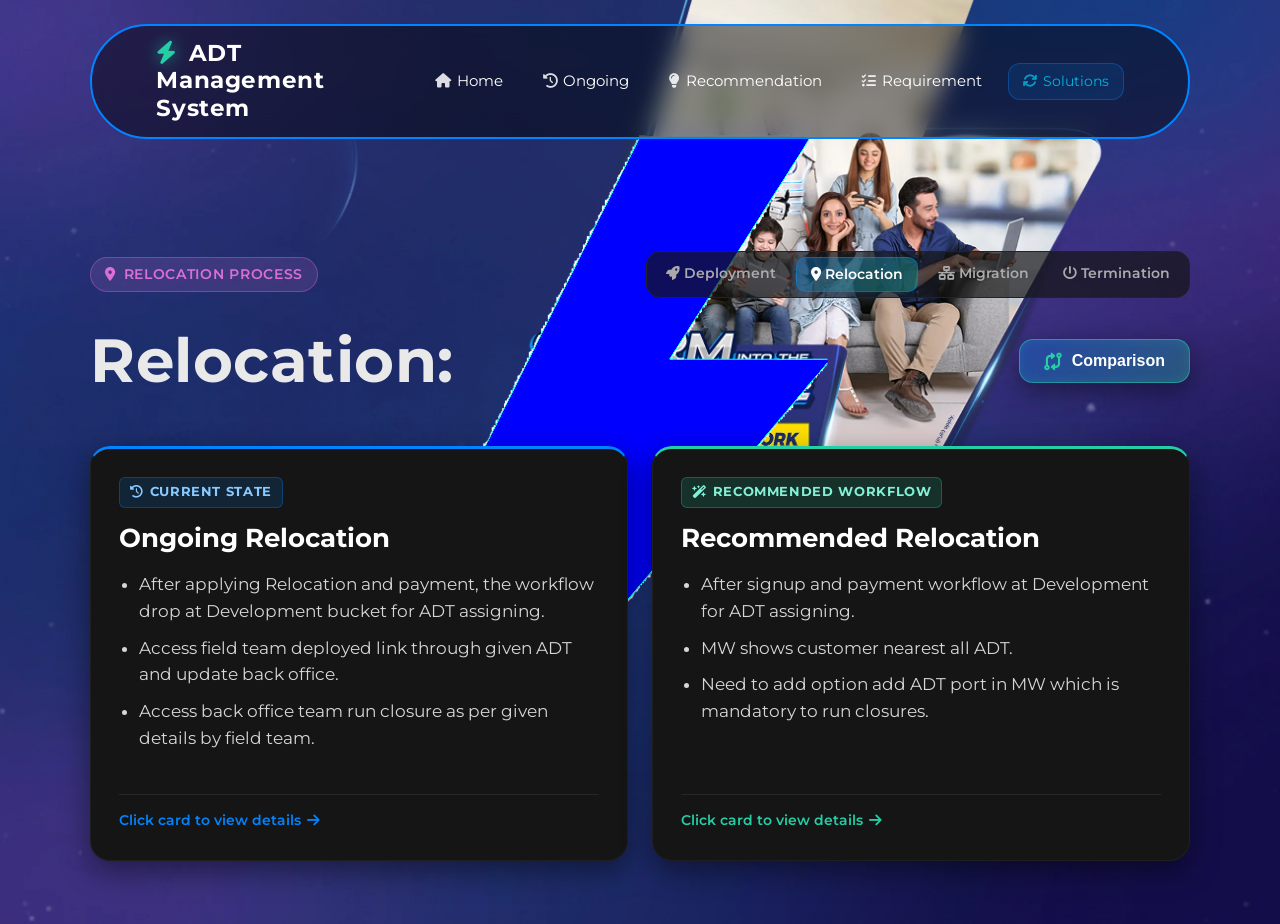
<file: relocation.html>
<!DOCTYPE html>
<html lang="en">
<head>
  <meta charset="UTF-8" />
  <meta name="viewport" content="width=device-width, initial-scale=1.0" />
  <title>ADT Management System - Relocation</title>
  <link rel="preconnect" href="https://fonts.googleapis.com">
  <link rel="preconnect" href="https://fonts.gstatic.com" crossorigin>
  <link href="https://fonts.googleapis.com/css2?family=Montserrat:wght@400;600;700&family=Poppins:wght@400;600;700&display=swap" rel="stylesheet">
  <link rel="stylesheet" href="https://cdnjs.cloudflare.com/ajax/libs/font-awesome/6.5.1/css/all.min.css" integrity="sha512-DTOQO9RWCH3ppGqcWaEA1BIZOC6xxalwEsw9c2QQeAIftl+Vegovlnee1c9QX4TctnWMn13TZye+giMm8e2LwA==" crossorigin="anonymous" referrerpolicy="no-referrer" />
  <link rel="stylesheet" href="css/style.css" />
</head>
<body>
  <!-- Navbar -->
  <header class="navbar">
    <div class="nav-inner container">
      <a href="home.html" class="link-1"><div class="brand"><i class="fa-solid fa-bolt"></i> ADT <br> Management System</div></a>
      <button class="hamburger" aria-label="Toggle navigation" aria-expanded="false" aria-controls="nav-links">
        <span></span><span></span><span></span>
      </button>
      <nav id="nav-links" class="nav-links">
        <a href="home.html"><i class="fa-solid fa-house"></i> Home</a>
        <a href="ongoing.html"><i class="fa-solid fa-clock-rotate-left"></i> Ongoing</a>
        <a href="recommendation.html"><i class="fa-solid fa-lightbulb"></i> Recommendation</a>
        <a href="requirement.html"><i class="fa-solid fa-list-check"></i> Requirement</a>
        <a href="index.html" class="nav-switch-btn" title="Switch Solution"><i class="fa-solid fa-arrows-rotate"></i> Solutions</a>
      </nav>
    </div>
  </header>

  <main class="container section">
    <!-- Header & Process Switcher -->
    <div class="process-header-wrapper">
      <div class="process-top-row">
        <div class="process-badge relocation">
          <i class="fa-solid fa-location-dot"></i> Relocation Process
        </div>
        <div class="process-pill-nav">
          <a href="deployment.html"><i class="fa-solid fa-rocket"></i> Deployment</a>
          <a href="relocation.html" class="active"><i class="fa-solid fa-location-dot"></i> Relocation</a>
          <a href="migration.html"><i class="fa-solid fa-network-wired"></i> Migration</a>
          <a href="termination.html"><i class="fa-solid fa-power-off"></i> Termination</a>
        </div>
      </div>
      <div class="process-title-row">
        <h1 class="page-title">Relocation:</h1>
        <button class="btn btn-compare" data-modal="#modal-relocation-compare">
          <i class="fa-solid fa-code-compare"></i> Comparison
        </button>
      </div>
    </div>

    <!-- Comparison Grid -->
    <section class="process-comparison-grid reveal">
      <!-- Ongoing Card -->
      <article class="process-card ongoing-card clickable" data-modal="#modal-relocation-current" role="button" tabindex="0" aria-label="View Ongoing Outdoor Relocation Details">
        <div>
          <span class="process-card-badge badge-ongoing-state"><i class="fa-solid fa-clock-rotate-left"></i> Current State</span>
          <h2 class="process-card-title">Ongoing Relocation</h2>
          <div class="process-card-content">
            <ul>
              <li>After applying Relocation and payment, the workflow drop at Development bucket for ADT assigning.</li>
              <li>Access field team deployed link through given ADT and update back office.</li>
              <li>Access back office team run closure as per given details by field team.</li>
            </ul>
          </div>
        </div>
        <div class="card-action-footer">
          <span class="click-hint">Click card to view details <i class="fa-solid fa-arrow-right"></i></span>
        </div>
      </article>

      <!-- Recommendation Card -->
      <article class="process-card recommendation-card clickable" data-modal="#modal-relocation-updated" role="button" tabindex="0" aria-label="View Recommended Relocation Details">
        <div>
          <span class="process-card-badge badge-recommendation-state"><i class="fa-solid fa-wand-magic-sparkles"></i> Recommended Workflow</span>
          <h2 class="process-card-title">Recommended Relocation</h2>
          <div class="process-card-content">
            <ul>
              <li>After signup and payment workflow at Development for ADT assigning.</li>
              <li>MW shows customer nearest all ADT.</li>
              <li>Need to add option add ADT port in MW which is mandatory to run closures.</li>
            </ul>
          </div>
        </div>
        <div class="card-action-footer">
          <span class="click-hint">Click card to view details <i class="fa-solid fa-arrow-right"></i></span>
        </div>
      </article>
    </section>
  </main>

  <!-- Modals -->
  <!-- Split Comparison Modal (50% / 50% Full Height) -->
  <div class="modal modal-compare" id="modal-relocation-compare" aria-hidden="true" role="dialog" aria-label="Outdoor Relocation Full Workflow Comparison">
    <div class="modal-content">
      <!-- Header -->
      <div class="compare-modal-header">
        <div class="compare-header-left">
          <div class="process-badge relocation"><i class="fa-solid fa-location-dot"></i> Relocation</div>
          <h2 class="compare-title">Full Workflow Side-by-Side Comparison</h2>
        </div>
        <button class="modal-close icon" data-close aria-label="Close Comparison"><i class="fa-solid fa-xmark"></i></button>
      </div>

      <!-- Split Body: 50% Width Each, Full Height -->
      <div class="compare-split-body">
        <!-- Left 50%: Ongoing -->
        <div class="compare-column compare-ongoing-col">
          <div class="compare-col-header">
            <span class="process-card-badge badge-ongoing-state"><i class="fa-solid fa-clock-rotate-left"></i> Current State</span>
            <h3>Ongoing Relocation</h3>
          </div>
          <div class="compare-col-content">
            <ol class="compare-steps-list">
              <li>
                <strong>Application & Payment:</strong>
                After applying Relocation and payment, the workflow drops at Development bucket for ADT assigning.
              </li>
              <li>
                <strong>Field Link Deployment:</strong>
                Access field team deploys link through given ADT and updates back office.
              </li>
              <li>
                <strong>Back Office Closure:</strong>
                Access back office team runs closure as per details given by field team.
              </li>
            </ol>
          </div>
        </div>

        <!-- Right 50%: Recommendation -->
        <div class="compare-column compare-recommendation-col">
          <div class="compare-col-header">
            <span class="process-card-badge badge-recommendation-state"><i class="fa-solid fa-wand-magic-sparkles"></i> Recommended Workflow</span>
            <h3>Recommended Relocation</h3>
          </div>
          <div class="compare-col-content">
            <ol class="compare-steps-list">
              <li>
                <strong>ADT Assignment:</strong>
                After signup and payment workflow at Development for ADT assigning.
              </li>
              <li>
                <strong>Proximity Search:</strong>
                MW automatically shows customer nearest all ADT.
              </li>
              <li>
                <strong>Port Configuration:</strong>
                Need to add option add ADT port in MW which is mandatory to run closures.
              </li>
              <li>
                <strong>Field Link Deployment:</strong>
                Access field team deployed link from given or nearest ADT and update to back office regarding ADT change with ADT port.
              </li>
              <li>
                <strong>Back Office Execution:</strong>
                Access back office team runs closures with verified port details.
              </li>
            </ol>
          </div>
        </div>
      </div>

      <!-- Footer -->
      <div class="modal-actions compare-modal-actions">
        <button class="btn btn-outline" data-close><i class="fa-solid fa-xmark"></i> Close Comparison</button>
      </div>
    </div>
  </div>

  <!-- Ongoing Modal -->
  <div class="modal" id="modal-relocation-current" aria-hidden="true" role="dialog" aria-label="Outdoor Relocation (Current) details">
    <div class="modal-content">
      <button class="modal-close icon" data-close aria-label="Close"><i class="fa-solid fa-xmark"></i></button>
      <div class="modal-body">
        <h2>Outdoor Relocation (Ongoing)</h2>
        <ol>
          <li>After applying Relocation and payment, the workflow drop at Development bucket for ADT assigning.</li>
          <li>Access field team deployed link through given ADT and update back office.</li>
          <li>Access back office team run closure as per given details by field team.</li>
        </ol>
      </div>
      <div class="modal-actions">
        <button class="btn btn-outline" data-close><i class="fa-solid fa-xmark"></i> Close</button>
      </div>
    </div>
  </div>

  <!-- Recommendation Modal -->
  <div class="modal" id="modal-relocation-updated" aria-hidden="true" role="dialog" aria-label="Outdoor Relocation (Updated) details">
    <div class="modal-content">
      <button class="modal-close icon" data-close aria-label="Close"><i class="fa-solid fa-xmark"></i></button>
      <div class="modal-body">
        <h2 class="C-height">Outdoor Relocation</h2>
        <ol class="C-ol-height">
          <li>After signup and payment workflow at Development for ADT assigning.</li>
          <li>MW shows customer nearest all ADT.</li>
          <li>Need to add option add ADT port in MW which is mandatory to run closures.</li>
          <li>Access field team deployed link from given or nearest ADT and update to back office regarding ADT change with ADT port.</li>
          <li>Access back office team run closures as given details.</li>
        </ol>
      </div>
      <div class="modal-actions">
        <button class="btn btn-outline" data-close><i class="fa-solid fa-xmark"></i> Close</button>
      </div>
    </div>
  </div>

  <script src="https://cdnjs.cloudflare.com/ajax/libs/gsap/3.13.0/gsap.min.js" integrity="sha512-NcZdtrT77bJr4STcmsGAESr06BYGE8woZdSdEgqnpyqac7sugNO+Tr4bGwGF3MsnEkGKhU2KL2xh6Ec+BqsaHA==" crossorigin="anonymous" referrerpolicy="no-referrer"></script>
  <script src="js/script.js"></script>
</body>
</html>
</file>
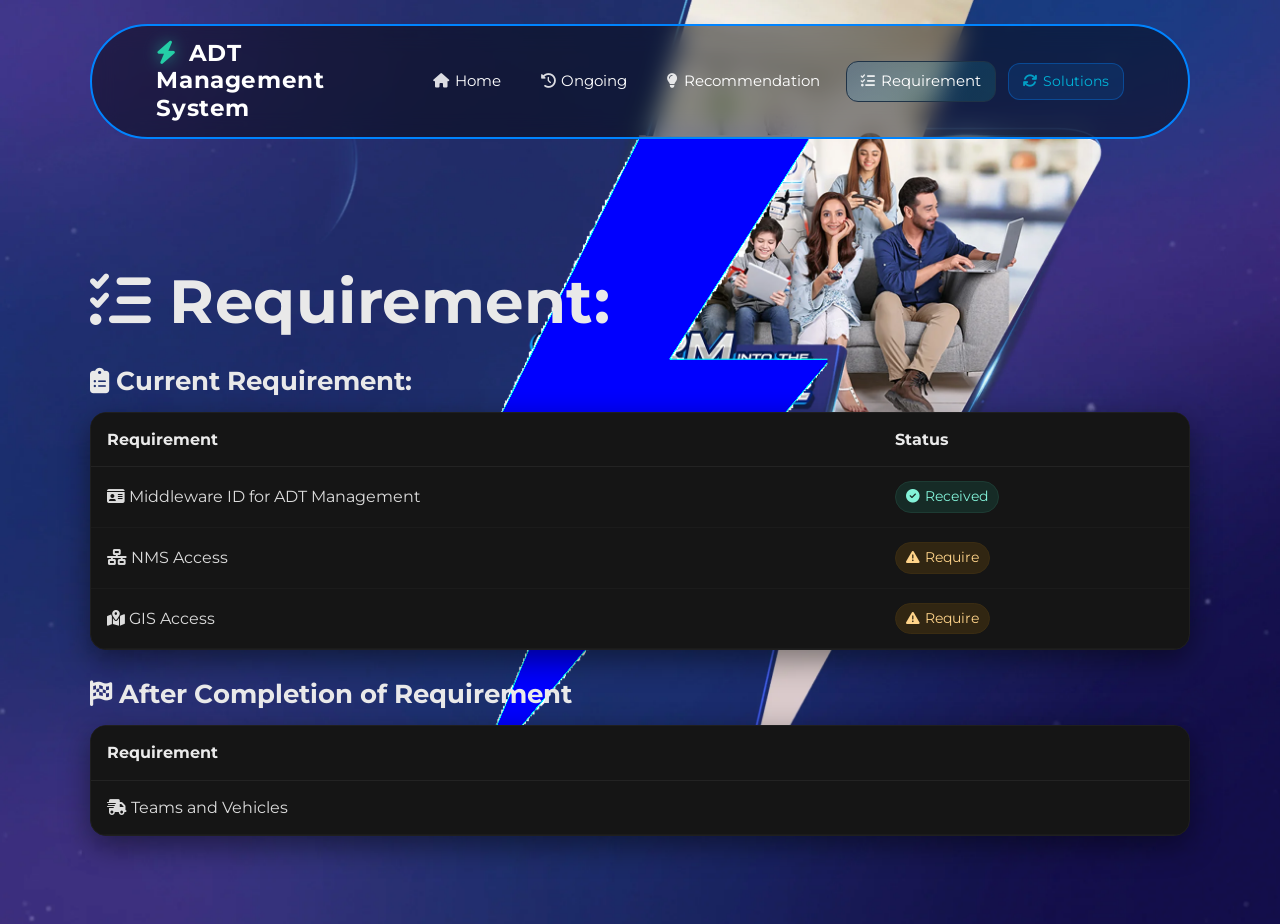
<file: requirement.html>
<!DOCTYPE html>
<html lang="en">
<head>
  <meta charset="UTF-8" />
  <meta name="viewport" content="width=device-width, initial-scale=1.0" />
  <title>ADT Management System - Requirement</title>
  <link rel="preconnect" href="https://fonts.googleapis.com">
  <link rel="preconnect" href="https://fonts.gstatic.com" crossorigin>
  <link href="https://fonts.googleapis.com/css2?family=Montserrat:wght@400;600;700&family=Poppins:wght@400;600;700&display=swap" rel="stylesheet">
  <link rel="stylesheet" href="https://cdnjs.cloudflare.com/ajax/libs/font-awesome/6.5.1/css/all.min.css" integrity="sha512-DTOQO9RWCH3ppGqcWaEA1BIZOC6xxalwEsw9c2QQeAIftl+Vegovlnee1c9QX4TctnWMn13TZye+giMm8e2LwA==" crossorigin="anonymous" referrerpolicy="no-referrer" />
  <link rel="stylesheet" href="css/style.css" />
</head>
<body>
  <!-- Navbar -->
  <header class="navbar">
    <div class="nav-inner container">
      <a href="home.html" class="link-1"><div class="brand"><i class="fa-solid fa-bolt"></i> ADT <br> Management System</div></a>
      <button class="hamburger" aria-label="Toggle navigation" aria-expanded="false" aria-controls="nav-links">
        <span></span><span></span><span></span>
      </button>
      <nav id="nav-links" class="nav-links">
        <a href="home.html" class="a-gsap"><i class="fa-solid fa-house"></i> Home</a>
        <a href="ongoing.html" class="a-gsap"><i class="fa-solid fa-clock-rotate-left"></i> Ongoing</a>
        <a href="recommendation.html" class="a-gsap"><i class="fa-solid fa-lightbulb"></i> Recommendation</a>
        <a class="active" href="requirement.html" class="a-gsap"><i class="fa-solid fa-list-check"></i> Requirement</a>
        <a href="index.html" class="nav-switch-btn" title="Switch Solution"><i class="fa-solid fa-arrows-rotate"></i> Solutions</a>
      </nav>
    </div>
  </header>

  <main class="container section">
    <h1 class="page-title"><i class="fa-solid fa-list-check"></i> Requirement:</h1>

    <section class="tables reveal">
      <h2 class="C-R-P"><i class="fa-solid fa-clipboard-list"></i> Current Requirement:</h2>
      <div class="table-wrap">
        <table class="table C-R-P-T">
          <thead>
            <tr>
              <th>Requirement</th>
              <th>Status</th>
            </tr>
          </thead>
          <tbody>
            <tr>
              <td><i class="fa-solid fa-id-card"></i> Middleware ID for ADT Management</td>
              <td><span class="badge badge-success"><i class="fa-solid fa-circle-check"></i> Received</span></td>
            </tr>
            <tr>
              <td><i class="fa-solid fa-network-wired"></i> NMS Access</td>
              <td><span class="badge badge-warn"><i class="fa-solid fa-triangle-exclamation"></i> Require</span></td>
            </tr>
            <tr>
              <td><i class="fa-solid fa-map-location-dot"></i> GIS Access</td>
              <td><span class="badge badge-warn"><i class="fa-solid fa-triangle-exclamation"></i> Require</span></td>
            </tr>
          </tbody>
        </table>
      </div>

      <h2><i class="fa-solid fa-flag-checkered"></i> After Completion of Requirement</h2>
      <div class="table-wrap">
        <table class="table">
          <thead>
            <tr>
              <th>Requirement</th>
            </tr>
          </thead>
          <tbody>
            <tr>
              <td><i class="fa-solid fa-truck-fast"></i> Teams and Vehicles</td>
            </tr>
          </tbody>
        </table>
      </div>
    </section>
  </main>
  <script src="https://cdnjs.cloudflare.com/ajax/libs/gsap/3.13.0/gsap.min.js" integrity="sha512-NcZdtrT77bJr4STcmsGAESr06BYGE8woZdSdEgqnpyqac7sugNO+Tr4bGwGF3MsnEkGKhU2KL2xh6Ec+BqsaHA==" crossorigin="anonymous" referrerpolicy="no-referrer"></script>
  <script src="js/script.js"></script>
</body>
</html>
</file>
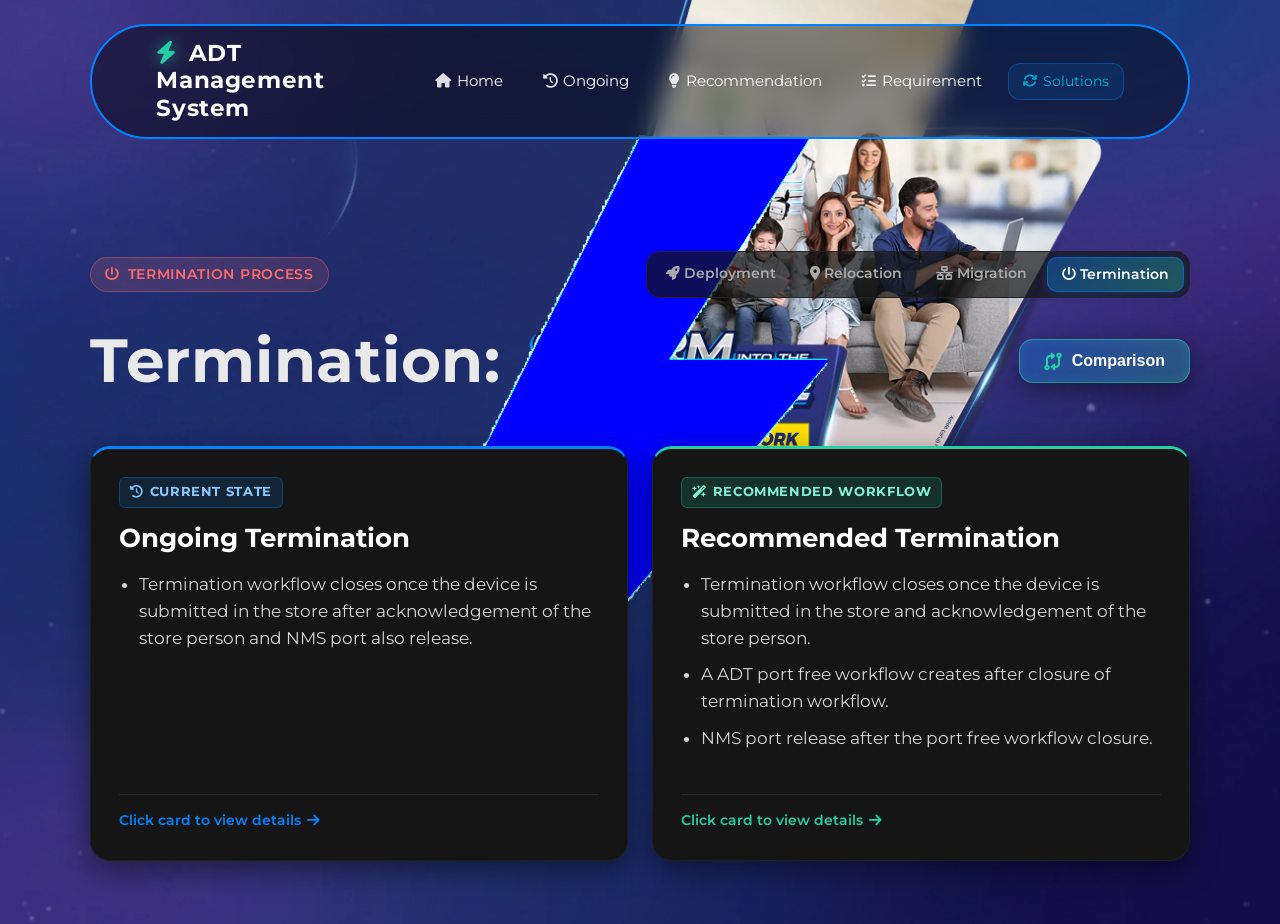
<file: termination.html>
<!DOCTYPE html>
<html lang="en">
<head>
  <meta charset="UTF-8" />
  <meta name="viewport" content="width=device-width, initial-scale=1.0" />
  <title>ADT Management System - Termination</title>
  <link rel="preconnect" href="https://fonts.googleapis.com">
  <link rel="preconnect" href="https://fonts.gstatic.com" crossorigin>
  <link href="https://fonts.googleapis.com/css2?family=Montserrat:wght@400;600;700&family=Poppins:wght@400;600;700&display=swap" rel="stylesheet">
  <link rel="stylesheet" href="https://cdnjs.cloudflare.com/ajax/libs/font-awesome/6.5.1/css/all.min.css" integrity="sha512-DTOQO9RWCH3ppGqcWaEA1BIZOC6xxalwEsw9c2QQeAIftl+Vegovlnee1c9QX4TctnWMn13TZye+giMm8e2LwA==" crossorigin="anonymous" referrerpolicy="no-referrer" />
  <link rel="stylesheet" href="css/style.css" />
</head>
<body>
  <!-- Navbar -->
  <header class="navbar">
    <div class="nav-inner container">
      <a href="home.html" class="link-1"><div class="brand"><i class="fa-solid fa-bolt"></i> ADT <br> Management System</div></a>
      <button class="hamburger" aria-label="Toggle navigation" aria-expanded="false" aria-controls="nav-links">
        <span></span><span></span><span></span>
      </button>
      <nav id="nav-links" class="nav-links">
        <a href="home.html"><i class="fa-solid fa-house"></i> Home</a>
        <a href="ongoing.html"><i class="fa-solid fa-clock-rotate-left"></i> Ongoing</a>
        <a href="recommendation.html"><i class="fa-solid fa-lightbulb"></i> Recommendation</a>
        <a href="requirement.html"><i class="fa-solid fa-list-check"></i> Requirement</a>
        <a href="index.html" class="nav-switch-btn" title="Switch Solution"><i class="fa-solid fa-arrows-rotate"></i> Solutions</a>
      </nav>
    </div>
  </header>

  <main class="container section">
    <!-- Header & Process Switcher -->
    <div class="process-header-wrapper">
      <div class="process-top-row">
        <div class="process-badge termination">
          <i class="fa-solid fa-power-off"></i> Termination Process
        </div>
        <div class="process-pill-nav">
          <a href="deployment.html"><i class="fa-solid fa-rocket"></i> Deployment</a>
          <a href="relocation.html"><i class="fa-solid fa-location-dot"></i> Relocation</a>
          <a href="migration.html"><i class="fa-solid fa-network-wired"></i> Migration</a>
          <a href="termination.html" class="active"><i class="fa-solid fa-power-off"></i> Termination</a>
        </div>
      </div>
      <div class="process-title-row">
        <h1 class="page-title">Termination:</h1>
        <button class="btn btn-compare" data-modal="#modal-termination-compare">
          <i class="fa-solid fa-code-compare"></i> Comparison
        </button>
      </div>
    </div>

    <!-- Comparison Grid -->
    <section class="process-comparison-grid reveal">
      <!-- Ongoing Card -->
      <article class="process-card ongoing-card clickable" data-modal="#modal-termination-current" role="button" tabindex="0" aria-label="View Ongoing Termination Details">
        <div>
          <span class="process-card-badge badge-ongoing-state"><i class="fa-solid fa-clock-rotate-left"></i> Current State</span>
          <h2 class="process-card-title">Ongoing Termination</h2>
          <div class="process-card-content">
            <ul>
              <li>Termination workflow closes once the device is submitted in the store after acknowledgement of the store person and NMS port also release.</li>
            </ul>
          </div>
        </div>
        <div class="card-action-footer">
          <span class="click-hint">Click card to view details <i class="fa-solid fa-arrow-right"></i></span>
        </div>
      </article>

      <!-- Recommendation Card -->
      <article class="process-card recommendation-card clickable" data-modal="#modal-termination-updated" role="button" tabindex="0" aria-label="View Recommended Termination Details">
        <div>
          <span class="process-card-badge badge-recommendation-state"><i class="fa-solid fa-wand-magic-sparkles"></i> Recommended Workflow</span>
          <h2 class="process-card-title">Recommended Termination</h2>
          <div class="process-card-content">
            <ul>
              <li>Termination workflow closes once the device is submitted in the store and acknowledgement of the store person.</li>
              <li>A ADT port free workflow creates after closure of termination workflow.</li>
              <li>NMS port release after the port free workflow closure.</li>
            </ul>
          </div>
        </div>
        <div class="card-action-footer">
          <span class="click-hint">Click card to view details <i class="fa-solid fa-arrow-right"></i></span>
        </div>
      </article>
    </section>
  </main>

  <!-- Modals -->
  <!-- Split Comparison Modal (50% / 50% Full Height) -->
  <div class="modal modal-compare" id="modal-termination-compare" aria-hidden="true" role="dialog" aria-label="Termination Full Workflow Comparison">
    <div class="modal-content">
      <!-- Header -->
      <div class="compare-modal-header">
        <div class="compare-header-left">
          <div class="process-badge termination"><i class="fa-solid fa-power-off"></i> Termination</div>
          <h2 class="compare-title">Full Workflow Side-by-Side Comparison</h2>
        </div>
        <button class="modal-close icon" data-close aria-label="Close Comparison"><i class="fa-solid fa-xmark"></i></button>
      </div>

      <!-- Split Body: 50% Width Each, Full Height -->
      <div class="compare-split-body">
        <!-- Left 50%: Ongoing -->
        <div class="compare-column compare-ongoing-col">
          <div class="compare-col-header">
            <span class="process-card-badge badge-ongoing-state"><i class="fa-solid fa-clock-rotate-left"></i> Current State</span>
            <h3>Ongoing Termination</h3>
          </div>
          <div class="compare-col-content">
            <ol class="compare-steps-list">
              <li>
                <strong>Store Submission:</strong>
                Termination workflow closes once the device is submitted in the store after acknowledgement of the store person and NMS port also release.
              </li>
            </ol>
          </div>
        </div>

        <!-- Right 50%: Recommendation -->
        <div class="compare-column compare-recommendation-col">
          <div class="compare-col-header">
            <span class="process-card-badge badge-recommendation-state"><i class="fa-solid fa-wand-magic-sparkles"></i> Recommended Workflow</span>
            <h3>Recommended Termination</h3>
          </div>
          <div class="compare-col-content">
            <ol class="compare-steps-list">
              <li>
                <strong>Store Acknowledgment:</strong>
                Termination workflow closes once the device is submitted in the store and acknowledged by the store person.
              </li>
              <li>
                <strong>Automated Port Free Workflow:</strong>
                An automated ADT port free workflow creates immediately after closure of termination workflow.
              </li>
              <li>
                <strong>NMS Port Release:</strong>
                NMS port release triggers reliably after the port free workflow closure.
              </li>
            </ol>
          </div>
        </div>
      </div>

      <!-- Footer -->
      <div class="modal-actions compare-modal-actions">
        <button class="btn btn-outline" data-close><i class="fa-solid fa-xmark"></i> Close Comparison</button>
      </div>
    </div>
  </div>

  <!-- Ongoing Modal -->
  <div class="modal" id="modal-termination-current" aria-hidden="true" role="dialog" aria-label="Termination (Current) details">
    <div class="modal-content">
      <button class="modal-close icon" data-close aria-label="Close"><i class="fa-solid fa-xmark"></i></button>
      <div class="modal-body">
        <h2>Termination (Ongoing)</h2>
        <ol>
          <li>Termination workflow closes once the device is submitted in the store after acknowledgement of the store person and NMS port also release.</li>
        </ol>
      </div>
      <div class="modal-actions">
        <button class="btn btn-outline" data-close><i class="fa-solid fa-xmark"></i> Close</button>
      </div>
    </div>
  </div>

  <!-- Recommendation Modal -->
  <div class="modal" id="modal-termination-updated" aria-hidden="true" role="dialog" aria-label="Termination (Updated) details">
    <div class="modal-content">
      <button class="modal-close icon" data-close aria-label="Close"><i class="fa-solid fa-xmark"></i></button>
      <div class="modal-body">
        <h2 class="C-height">Termination</h2>
        <ol class="C-ol-height">
          <li>Termination workflow closes once the device is submitted in the store and acknowledgement of the store person.</li>
          <li>A ADT port free workflow creates after closure of termination workflow.</li>
          <li>NMS port release after the port free workflow closure.</li>
        </ol>
      </div>
      <div class="modal-actions">
        <button class="btn btn-outline" data-close><i class="fa-solid fa-xmark"></i> Close</button>
      </div>
    </div>
  </div>

  <script src="https://cdnjs.cloudflare.com/ajax/libs/gsap/3.13.0/gsap.min.js" integrity="sha512-NcZdtrT77bJr4STcmsGAESr06BYGE8woZdSdEgqnpyqac7sugNO+Tr4bGwGF3MsnEkGKhU2KL2xh6Ec+BqsaHA==" crossorigin="anonymous" referrerpolicy="no-referrer"></script>
  <script src="js/script.js"></script>
</body>
</html>
</file>
<file: css/style.css>
/* Fonts & Theme */
:root {
  --bg: #0c0c0c;
  --bg-elev: #121212;
  --primary: #0084FF;
  --accent: #24cfa6;
  --text: #e9e9e9;
  --muted: #bdbdbd;
  --card: #151515;
  --border: #1f1f1f;
  --shadow: 0 10px 30px rgba(0, 0, 0, .45);
}

* {
  box-sizing: border-box
}

html,
body {
  height: 100%
}

body {
  margin: 0;
  background: var(--bg) url('../assets/images/signup-bg.webp') no-repeat center top fixed;
  background-size: cover;
  background-position: center top;
  color: var(--text);
  font-family: "Montserrat", "Poppins", system-ui, -apple-system, Segoe UI, Roboto, Arial, sans-serif;
  line-height: 1.6;
}

img {
  max-width: 100%;
  display: block
}

/* Global storm watermark + lightning */
body::before {
  content: "";
  position: fixed;
  inset: 0;
  background: url('../assets/images/3_no_bg.png.png') center/ min(140vw, 700px) no-repeat;
  /*1800px
  opacity: .12;
  /* slightly darker watermark */
  pointer-events: none;
  z-index: 0;
  transform: translateZ(0) scale(1);
  filter: saturate(3.9) brightness(.90) contrast(5.08);
  animation: stormDrift 22s ease-in-out infinite alternate;
}

body::after {
  content: "";
  position: fixed;
  inset: 0;
  pointer-events: none;
  z-index: 0;
  background: linear-gradient(115deg, transparent 45%, rgba(157, 207, 255, .04) 48%, rgba(0, 132, 255, .18) 50%, rgba(157, 207, 255, .05) 52%, transparent 55%);
  mix-blend-mode: screen;
  opacity: 0;
  filter: blur(.5px);
  animation: lightning 2s infinite ease-in-out, sweep 30s linear infinite;
}

@keyframes lightning {

  0%,
  94%,
  100% {
    opacity: 0
  }

  95% {
    opacity: 1.5
  }

  96% {
    opacity: 1.5
  }

  97% {
    opacity: 1.5
  }

  98% {
    opacity: .06
  }

  99% {
    opacity: .28
  }
}

@keyframes sweep {
  0% {
    transform: translateX(-5%) rotate(.6deg);
  }

  50% {
    transform: translateX(5%) rotate(-.6deg);
  }

  100% {
    transform: translateX(-5%) rotate(.6deg);
  }
}

@keyframes stormDrift {
  0% {
    transform: translate(-2%, -1%) scale(1) rotate(0deg);
    opacity: .07;
  }

  100% {
    transform: translate(2%, 1%) scale(1.08) rotate(4deg);
    opacity: .1;
  }
}

header.navbar,
main,
.landing .hero {
  position: relative;
  z-index: 1;
}

header.navbar {
  border: 2px solid var(--primary);
  border-radius: 4rem;
  padding: .6rem 1.4rem;
  width: min(1100px, 92%);
  margin: 1.5rem auto;
  background: rgba(0, 0, 0, 0.45);
  backdrop-filter: blur(12px);
  position: sticky;
  top: 1rem;
  z-index: 100;
  transition: all 0.3s ease;
}

.container {
  width: min(1100px, 92%);
  margin-inline: auto;
}

.section {
  padding: clamp(48px, 8vw, 88px) 0 clamp(36px, 6vw, 56px);
}

.page-title {
  font-weight: 700;
  letter-spacing: .5px;
  margin: 16px 0 24px;
  font-size: clamp(2rem, 5vw + 0.5rem, 3.8rem);
  line-height: 1.15;
}

/* Landing */
.landing .hero {
  min-height: 100vh;
  display: flex;
  align-items: center;
  justify-content: center;
  padding: clamp(30px, 6vw, 60px) 0;
  background: radial-gradient(800px 400px at 50% 40%, rgba(0, 132, 255, .08), transparent 60%),
    radial-gradient(600px 300px at 50% 60%, rgba(36, 207, 166, .08), transparent 60%);
}

/* Buttons */
.btn {
  display: inline-flex;
  align-items: center;
  justify-content: center;
  gap: .5rem;
  border: 1px solid transparent;
  cursor: pointer;
  border-radius: 14px;
  transition: .25s ease;
  user-select: none;
  text-decoration: none;
}

.btn-primary {
  background: linear-gradient(135deg, var(--primary), #2aa0ff);
  color: white;
  padding: clamp(12px, 2vw, 16px) clamp(20px, 3vw, 28px);
  box-shadow: 0 8px 24px rgba(0, 132, 255, .35);
}

.btn-primary:hover {
  transform: translateY(-2px) scale(1.02);
  box-shadow: 0 12px 28px rgba(0, 132, 255, .5);
}

.btn-outline {
  background: transparent;
  color: var(--text);
  border-color: #2a2a2a;
  padding: 12px 18px;
}

.btn-xl {
  font-size: clamp(1rem, 2vw, 1.25rem);
  padding: clamp(14px, 2.5vw, 20px) clamp(24px, 4vw, 36px);
  border-radius: 18px;
}

/* Pulse */
@keyframes pulse {
  0% {
    box-shadow: 0 0 0 0 rgba(0, 132, 255, .55);
  }

  70% {
    box-shadow: 0 0 0 18px rgba(0, 132, 255, 0);
  }

  100% {
    box-shadow: 0 0 0 0 rgba(0, 132, 255, 0);
  }
}

.pulse {
  animation: pulse 2.2s infinite;
}

/* Navbar */
.nav-inner {
  display: flex;
  align-items: center;
  justify-content: space-between;
  padding: 4px 0;
}

.link-1 {
  text-decoration: none;
}

.brand {
  font-weight: 700;
  letter-spacing: .6px;
  color: #fff;
  font-size: clamp(1.1rem, 3vw, 1.45rem);
  line-height: 1.2;
}

.brand i {
  color: var(--accent);
  margin-right: 4px;
  filter: drop-shadow(0 0 8px rgba(36, 207, 166, 0.6));
}

.nav-links {
  display: flex;
  gap: 12px;
  align-items: center;
}

.nav-links a {
  color: #fff;
  text-decoration: none;
  padding: 8px 14px;
  border-radius: 12px;
  transition: .2s;
  display: inline-flex;
  align-items: center;
  gap: 6px;
  font-size: 0.92rem;
}

.nav-links a i {
  font-size: 0.9rem;
  opacity: 0.85;
}

.nav-links a:hover {
  color: #fff;
  background: #171717;
}

.nav-links a.active {
  color: #fff;
  background: linear-gradient(135deg, rgba(0, 132, 255, .15), rgba(36, 207, 166, .15));
  border: 1px solid #1f3347;
}

.hamburger {
  display: none;
  flex-direction: column;
  gap: 5px;
  background: transparent;
  border: 0;
  cursor: pointer;
  padding: 6px;
}

.hamburger span {
  display: block;
  width: 24px;
  height: 2px;
  background: #eaeaea;
  transition: .25s;
}

/* Grid */
.grid {
  display: grid;
  grid-template-columns: repeat(2, 1fr);
  gap: 22px;
}

/* Cards */
.card {
  background: var(--card);
  border: 1px solid var(--border);
  border-radius: 18px;
  padding: clamp(18px, 3vw, 24px);
  box-shadow: var(--shadow);
  transition: transform .25s ease, box-shadow .25s ease, border-color .25s ease;
  will-change: transform;
}

.card h3 {
  margin: 0 0 10px;
  font-weight: 700;
  font-size: clamp(1.2rem, 2.5vw, 1.45rem);
}

.card ul {
  margin: 0 0 4px 18px;
  padding: 0;
}

.card li {
  color: #d6d6d6;
  margin-bottom: 8px;
  font-size: clamp(0.92rem, 1.8vw, 1rem);
  line-height: 1.6;
}

.card.clickable {
  cursor: pointer;
}

.card:hover {
  transform: translateY(-6px) scale(1.01);
  box-shadow: 0 16px 40px rgba(0, 0, 0, .55);
  border-color: #24364a;
}

/* Reveal on scroll */
.reveal .card,
.tables {
  opacity: 0;
  transform: translateY(16px);
  transition: opacity .6s ease, transform .6s ease;
}

.reveal.in-view .card,
.tables.in-view {
  opacity: 1;
  transform: none;
}

/* Page entrance */
main,
.landing .hero {
  animation: pageFade .55s ease both;
}

@keyframes pageFade {
  from {
    opacity: 0;
    transform: translateY(6px);
  }

  to {
    opacity: 1;
    transform: none;
  }
}

/* Modal (fullscreen responsive) */
.modal {
  position: fixed;
  inset: 0;
  display: none;
  align-items: center;
  justify-content: center;
  background: rgba(0, 0, 0, .8);
  backdrop-filter: blur(10px);
  z-index: 1000;
}

.modal.open {
  display: flex;
  animation: slideDown .28s ease;
}

.modal.closing {
  animation: fadeOut .22s ease forwards;
}

.C-R-P {
  font-size: clamp(1.4rem, 3.5vw, 2rem);
}

.C-R-P-T {
  font-size: clamp(0.95rem, 2vw, 1.25rem);
}

.modal-content {
  position: relative;
  width: 100%;
  height: 100%;
  max-height: none;
  display: flex;
  flex-direction: column;
  overflow: hidden;
  background: var(--bg-elev);
  border: none;
  border-radius: 0;
  box-shadow: none;
}

.modal-body {
  flex: 1;
  overflow-y: auto;
  padding: clamp(32px, 6vw, 64px) clamp(20px, 4vw, 40px) 40px;
  display: flex;
  flex-direction: column;
  justify-content: flex-start;
  align-items: flex-start;
  gap: 20px;
  max-width: 960px;
  margin: 0 auto;
  width: 100%;
}

.modal-body h2 {
  font-size: clamp(2rem, 5vw, 3.2rem);
  color: var(--primary);
  margin: 0 0 10px;
  line-height: 1.2;
}

.modal-body ol {
  margin: 0;
  padding-left: 24px;
  font-size: clamp(1rem, 1.8vw, 1.2rem);
  line-height: 1.9;
  width: 100%;
  display: flex;
  flex-direction: column;
  gap: 12px;
}

.modal-body ol li {
  color: #e0e0e0;
}

.modal-actions {
  position: sticky;
  bottom: 0;
  display: flex;
  justify-content: flex-end;
  padding: 14px 28px;
  background: linear-gradient(180deg, transparent, rgba(18, 18, 18, .95));
  backdrop-filter: blur(8px);
  border-top: 1px solid #1f1f1f;
  z-index: 5;
}

.modal-close.icon {
  position: absolute;
  top: 16px;
  right: 18px;
  background: #1a1a1a;
  border: 1px solid #333333;
  color: #ddd;
  border-radius: 50%;
  width: 44px;
  height: 44px;
  display: grid;
  place-items: center;
  cursor: pointer;
  z-index: 10;
  transition: all 0.2s ease;
}

.modal-close.icon:hover {
  background: #2a2a2a;
  color: #fff;
  transform: scale(1.08);
}

@keyframes slideDown {
  from {
    opacity: 0;
    transform: translateY(-8px);
  }

  to {
    opacity: 1;
    transform: none;
  }
}

@keyframes fadeOut {
  from {
    opacity: 1;
  }

  to {
    opacity: 0;
  }
}

/* ==========================================================================
   Responsive Navigation & Layout Breakpoints
   ========================================================================== */

@media (max-width: 900px) {
  header.navbar {
    width: 94%;
    margin: 1rem auto;
    padding: .5rem 1.1rem;
    border-radius: 2.5rem;
    top: 0.5rem;
  }

  .nav-links {
    position: fixed;
    top: 68px;
    right: 16px;
    left: 16px;
    display: none;
    flex-direction: column;
    background: rgba(14, 14, 14, 0.96);
    border: 1px solid #282828;
    border-radius: 18px;
    padding: 14px;
    box-shadow: 0 20px 50px rgba(0, 0, 0, 0.85);
    backdrop-filter: blur(20px);
    z-index: 999;
    gap: 6px;
  }

  .nav-links.open {
    display: flex;
    animation: slideDown .25s ease;
  }

  .nav-links a {
    width: 100%;
    padding: 12px 16px;
    font-size: 1rem;
  }

  .hamburger {
    display: flex;
  }

  .grid {
    grid-template-columns: 1fr;
    gap: 18px;
  }
}

/* ==========================================================================
   Hero Section (Landing Page)
   ========================================================================== */

.hero .hero-card {
  position: relative;
  display: grid;
  grid-template-columns: 1.2fr 1fr;
  gap: 28px;
  width: min(1100px, 92%);
  padding: clamp(22px, 3.2vw, 36px);
  border-radius: 24px;
  border: 1px solid rgba(36, 54, 74, .55);
  background: linear-gradient(180deg, rgba(255, 255, 255, .03), rgba(255, 255, 255, .01)), rgba(21, 21, 21, .86);
  box-shadow: 0 30px 80px rgba(0, 0, 0, .55), inset 0 0 0 1px rgba(255, 255, 255, .03);
  backdrop-filter: saturate(140%) blur(8px);
  transform: translateZ(0);
  animation: cardFloat 12s ease-in-out infinite;
}

.hero-card::before {
  content: "";
  position: absolute;
  inset: -1px;
  border-radius: inherit;
  background: radial-gradient(550px 240px at 16% 20%, rgba(0, 132, 255, .20), transparent 58%),
    radial-gradient(600px 260px at 85% 75%, rgba(36, 207, 166, .16), transparent 60%);
  filter: blur(14px);
  z-index: -1;
}

.hero-left {
  display: flex;
  flex-direction: column;
  justify-content: center;
  gap: 10px;
}

.eyebrow {
  margin: 0;
  font-size: .95rem;
  letter-spacing: .18em;
  text-transform: uppercase;
  color: var(--muted);
}

.hero-title {
  margin: 4px 0 8px;
  font-weight: 800;
  font-size: clamp(2rem, 3.5vw + 1rem, 3.5rem);
  line-height: 1.1;
  background: linear-gradient(135deg, #ffffff, #9dd5ff 35%, #24cfa6 75%);
  -webkit-background-clip: text;
  background-clip: text;
  color: transparent;
}

.hero-subtitle {
  margin: 0;
  color: #d0d0d0;
  max-width: 52ch;
}

.hero-actions {
  margin-top: 16px;
  display: flex;
  gap: 12px;
}

.hero-right {
  display: grid;
  place-items: center;
}

.image-wrap {
  position: relative;
  width: 100%;
  aspect-ratio: 16/10;
  overflow: hidden;
  border-radius: 18px;
  border: 1px solid #223041;
  background: #0e0e0e;
  box-shadow: 0 18px 48px rgba(0, 0, 0, .6);
}

.image-wrap::after {
  content: "";
  position: absolute;
  inset: 0;
  background: linear-gradient(110deg, transparent 20%, rgba(255, 255, 255, .08) 40%, transparent 60%);
  transform: translateX(-120%);
  animation: sheen 7s linear infinite;
}

.image-wrap img {
  width: 100%;
  height: 100%;
  object-fit: cover;
  transform: scale(1.02);
  animation: float 6s ease-in-out infinite alternate;
}

.hero-card:hover {
  transform: translateY(-4px);
  box-shadow: 0 36px 90px rgba(0, 0, 0, .6);
}

@keyframes float {
  0% {
    transform: scale(1.02) translateY(0);
  }

  100% {
    transform: scale(1.05) translateY(-6px);
  }
}

@keyframes sheen {
  0% {
    transform: translateX(-120%);
  }

  100% {
    transform: translateX(220%);
  }
}

@keyframes cardFloat {
  0% {
    transform: translateZ(0) translateY(0);
  }

  50% {
    transform: translateZ(0) translateY(-6px);
  }

  100% {
    transform: translateZ(0) translateY(0);
  }
}

/* ==========================================================================
   Pentagon Navigation Buttons
   ========================================================================== */

.pentagon-nav {
  margin-top: 24px;
  display: flex;
  flex-direction: column;
  align-items: center;
  gap: 16px;
  width: 100%;
}

.pentagon-row {
  display: flex;
  gap: 10px;
  flex-wrap: wrap;
  justify-content: center;
  width: 100%;
}

.pentagon-btn {
  position: relative;
  display: inline-flex;
  align-items: center;
  justify-content: center;
  width: 112px;
  height: 68px;
  text-decoration: none;
  font-weight: 600;
  font-size: 0.88rem;
  color: #000;
  transition: all 0.3s ease;
  cursor: pointer;
  clip-path: polygon(20% 0%, 80% 0%, 100% 50%, 80% 100%, 20% 100%, 0% 50%);
  border: none;
  outline: none;
}

.pentagon-btn span {
  position: relative;
  z-index: 2;
  text-align: center;
  line-height: 1.15;
  padding: 0 8px;
}

.pentagon-btn span i {
  font-size: 1.05rem;
  margin-bottom: 2px;
  display: inline-block;
}

/* Pentagon colors */
.pentagon-btn.deployment {
  background: linear-gradient(135deg, #90EE90, #7BC87B);
}

.pentagon-btn.relocation {
  background: linear-gradient(135deg, #DA70D6, #C85DCF);
}

.pentagon-btn.migration {
  background: linear-gradient(135deg, #FFD700, #E6C200);
}

.pentagon-btn.termination {
  background: linear-gradient(135deg, #FF6B6B, #E85555);
}

/* Hover effects */
.pentagon-btn:hover {
  transform: translateY(-3px) scale(1.05);
  filter: brightness(1.1);
  box-shadow: 0 8px 20px rgba(0, 0, 0, 0.3);
}

.start-journey-wrapper {
  margin-top: 16px;
  display: flex;
  justify-content: center;
}

/* Hero Responsive Breakpoints */
@media (max-width: 900px) {
  .hero .hero-card {
    grid-template-columns: 1fr;
    gap: 22px;
    padding: 24px 20px;
  }

  .hero-right {
    order: 2;
  }

  .image-wrap {
    aspect-ratio: 16/10;
    max-height: 280px;
  }

  .pentagon-btn {
    width: 96px;
    height: 58px;
    font-size: 0.8rem;
  }

  .pentagon-row {
    gap: 8px;
  }
}

@media (max-width: 600px) {
  .hero .hero-card {
    padding: 20px 16px;
    border-radius: 20px;
  }

  .pentagon-btn {
    width: 86px;
    height: 52px;
    font-size: 0.74rem;
  }

  .pentagon-btn span i {
    font-size: 0.9rem;
  }

  .pentagon-row {
    gap: 6px;
  }

  .btn-xl {
    padding: 14px 24px;
    font-size: 1rem;
    width: 100%;
  }

  .start-journey-wrapper {
    width: 100%;
  }
}

@media (max-width: 380px) {
  .pentagon-btn {
    width: 74px;
    height: 46px;
    font-size: 0.68rem;
    padding: 0 4px;
  }

  .pentagon-row {
    gap: 4px;
  }
}

/* ==========================================================================
   Process Comparison Pages (Deployment, Relocation, Migration, Termination)
   ========================================================================== */

.process-header-wrapper {
  margin-bottom: 2rem;
  display: flex;
  flex-direction: column;
  gap: 1.25rem;
}

.process-top-row {
  display: flex;
  align-items: center;
  justify-content: space-between;
  flex-wrap: wrap;
  gap: 1rem;
}

.process-badge {
  display: inline-flex;
  align-items: center;
  gap: 8px;
  padding: 6px 14px;
  border-radius: 999px;
  font-size: 0.85rem;
  font-weight: 600;
  letter-spacing: 0.05em;
  text-transform: uppercase;
}

.process-badge.deployment {
  background: rgba(144, 238, 144, 0.15);
  color: #90ee90;
  border: 1px solid rgba(144, 238, 144, 0.35);
}

.process-badge.relocation {
  background: rgba(218, 112, 214, 0.15);
  color: #da70d6;
  border: 1px solid rgba(218, 112, 214, 0.35);
}

.process-badge.migration {
  background: rgba(255, 215, 0, 0.15);
  color: #ffd700;
  border: 1px solid rgba(255, 215, 0, 0.35);
}

.process-badge.termination {
  background: rgba(255, 107, 107, 0.15);
  color: #ff6b6b;
  border: 1px solid rgba(255, 107, 107, 0.35);
}

.process-pill-nav {
  display: flex;
  gap: 6px;
  flex-wrap: wrap;
  background: rgba(20, 20, 20, 0.7);
  padding: 5px;
  border-radius: 14px;
  border: 1px solid #232323;
  backdrop-filter: blur(10px);
}

.process-pill-nav a {
  color: #aaa;
  text-decoration: none;
  font-size: 0.85rem;
  font-weight: 600;
  padding: 6px 14px;
  border-radius: 10px;
  transition: all 0.2s ease;
  white-space: nowrap;
}

.process-pill-nav a:hover {
  color: #fff;
  background: rgba(255, 255, 255, 0.08);
}

.process-pill-nav a.active {
  color: #fff;
  background: linear-gradient(135deg, rgba(0, 132, 255, 0.35), rgba(36, 207, 166, 0.35));
  border: 1px solid rgba(0, 132, 255, 0.5);
  box-shadow: 0 2px 10px rgba(0, 132, 255, 0.2);
}

.process-comparison-grid {
  display: grid;
  grid-template-columns: repeat(2, 1fr);
  gap: 24px;
  margin-top: 1rem;
}

.process-card {
  cursor: pointer;
  position: relative;
  background: var(--card);
  border: 1px solid var(--border);
  border-radius: 20px;
  padding: clamp(20px, 3vw, 28px);
  box-shadow: var(--shadow);
  display: flex;
  flex-direction: column;
  justify-content: space-between;
  gap: 18px;
  transition: transform 0.25s ease, box-shadow 0.25s ease, border-color 0.25s ease;
}

.process-card.ongoing-card {
  border-top: 3px solid #0084ff;
}

.process-card.recommendation-card {
  border-top: 3px solid #24cfa6;
}

.process-card-badge {
  display: inline-flex;
  align-items: center;
  gap: 6px;
  font-size: 0.8rem;
  font-weight: 700;
  text-transform: uppercase;
  letter-spacing: 0.05em;
  padding: 4px 10px;
  border-radius: 6px;
  margin-bottom: 10px;
  width: fit-content;
}

.badge-ongoing-state {
  background: rgba(0, 132, 255, 0.15);
  color: #8acaff;
  border: 1px solid rgba(0, 132, 255, 0.3);
}

.badge-recommendation-state {
  background: rgba(36, 207, 166, 0.15);
  color: #84f0d6;
  border: 1px solid rgba(36, 207, 166, 0.3);
}

.process-card-title {
  font-size: clamp(1.3rem, 2.5vw, 1.6rem);
  font-weight: 700;
  color: #ffffff;
  margin: 0 0 12px 0;
}

.process-card-content ul {
  margin: 0;
  padding-left: 20px;
}

.process-card-content li {
  color: #d6d6d6;
  margin-bottom: 10px;
  font-size: clamp(0.92rem, 1.8vw, 1.05rem);
  line-height: 1.6;
}

.card-action-footer {
  margin-top: 14px;
  display: flex;
  align-items: center;
  justify-content: space-between;
  padding-top: 14px;
  border-top: 1px solid rgba(255, 255, 255, 0.08);
}

.click-hint {
  font-size: 0.9rem;
  color: #0084ff;
  font-weight: 600;
  display: inline-flex;
  align-items: center;
  gap: 6px;
  transition: transform 0.2s ease;
}

.process-card.recommendation-card .click-hint {
  color: #24cfa6;
}

.process-card:hover .click-hint {
  transform: translateX(4px);
}

.process-title-row {
  display: flex;
  align-items: center;
  justify-content: space-between;
  flex-wrap: wrap;
  gap: 16px;
  margin: 8px 0 18px;
}

.process-title-row .page-title {
  margin: 0;
}

.btn-compare {
  background: linear-gradient(135deg, rgba(0, 132, 255, 0.3), rgba(36, 207, 166, 0.3));
  border: 1px solid rgba(36, 207, 166, 0.55);
  color: #ffffff;
  padding: 12px 24px;
  font-size: clamp(0.9rem, 1.8vw, 1rem);
  font-weight: 600;
  border-radius: 14px;
  box-shadow: 0 8px 24px rgba(0, 0, 0, 0.4), inset 0 0 12px rgba(36, 207, 166, 0.15);
  backdrop-filter: blur(10px);
  cursor: pointer;
  display: inline-flex;
  align-items: center;
  gap: 10px;
  transition: all 0.25s ease;
}

.btn-compare:hover {
  background: linear-gradient(135deg, rgba(0, 132, 255, 0.5), rgba(36, 207, 166, 0.5));
  border-color: var(--accent);
  transform: translateY(-2px) scale(1.02);
  box-shadow: 0 12px 28px rgba(36, 207, 166, 0.35);
  color: #fff;
}

.btn-compare i {
  color: var(--accent);
  font-size: 1.1rem;
}

@media (max-width: 900px) {
  .process-comparison-grid {
    grid-template-columns: 1fr;
    gap: 18px;
  }
}

@media (max-width: 600px) {
  .process-title-row {
    flex-direction: column;
    align-items: stretch;
    gap: 12px;
  }

  .btn-compare {
    width: 100%;
    justify-content: center;
  }

  .process-top-row {
    flex-direction: column;
    align-items: stretch;
    gap: 10px;
  }

  .process-pill-nav {
    justify-content: center;
  }
}

/* ==========================================================================
   Comparison Split Modal (Full Height, 50% width per column)
   ========================================================================== */

.modal.modal-compare {
  padding: 0;
}

.modal.modal-compare .modal-content {
  background: #0d1117;
  display: flex;
  flex-direction: column;
  height: 100vh;
  width: 100vw;
  max-width: 100%;
  border-radius: 0;
  overflow: hidden;
}

.compare-modal-header {
  display: flex;
  align-items: center;
  justify-content: space-between;
  padding: clamp(12px, 2.5vw, 18px) clamp(16px, 3.5vw, 32px);
  background: rgba(18, 24, 33, 0.95);
  border-bottom: 1px solid #1f2937;
  position: relative;
  z-index: 10;
  backdrop-filter: blur(10px);
  gap: 12px;
}

.compare-header-left {
  display: flex;
  align-items: center;
  gap: 12px;
  flex-wrap: wrap;
}

.compare-title {
  font-size: clamp(1rem, 2.5vw, 1.35rem);
  font-weight: 700;
  color: #fff;
  margin: 0;
}

.compare-split-body {
  flex: 1;
  display: grid;
  grid-template-columns: 1fr 1fr;
  height: calc(100vh - 130px);
  overflow: hidden;
}

.compare-column {
  height: 100%;
  overflow-y: auto;
  padding: clamp(24px, 3.5vw, 36px) clamp(18px, 3vw, 36px) 60px;
  display: flex;
  flex-direction: column;
  gap: 20px;
}

.compare-ongoing-col {
  background: rgba(13, 20, 32, 0.9);
  border-right: 2px solid rgba(0, 132, 255, 0.2);
}

.compare-recommendation-col {
  background: rgba(11, 28, 27, 0.9);
  border-left: 2px solid rgba(36, 207, 166, 0.2);
}

.compare-col-header {
  border-bottom: 1px solid rgba(255, 255, 255, 0.08);
  padding-bottom: 14px;
}

.compare-col-header h3 {
  font-size: clamp(1.4rem, 2.5vw, 1.85rem);
  font-weight: 700;
  color: #fff;
  margin: 8px 0 0 0;
}

.compare-steps-list {
  margin: 0;
  padding-left: 22px;
  display: flex;
  flex-direction: column;
  gap: 16px;
}

.compare-steps-list li {
  color: #d1d5db;
  font-size: clamp(0.95rem, 1.6vw, 1.1rem);
  line-height: 1.7;
  padding-left: 6px;
}

.compare-steps-list li strong {
  color: #ffffff;
  display: block;
  font-size: clamp(1rem, 1.6vw, 1.15rem);
  margin-bottom: 3px;
}

.compare-ongoing-col .compare-steps-list li strong {
  color: #8acaff;
}

.compare-recommendation-col .compare-steps-list li strong {
  color: #84f0d6;
}

.compare-ongoing-col .compare-steps-list li::marker {
  color: #0084ff;
  font-weight: 700;
  font-size: 1.25rem;
}

.compare-recommendation-col .compare-steps-list li::marker {
  color: #24cfa6;
  font-weight: 700;
  font-size: 1.25rem;
}

.compare-modal-actions {
  background: rgba(18, 24, 33, 0.95);
  padding: 14px 28px;
  border-top: 1px solid #1f2937;
  display: flex;
  justify-content: flex-end;
  backdrop-filter: blur(10px);
}

@media (max-width: 900px) {
  .compare-split-body {
    grid-template-columns: 1fr;
    height: calc(100vh - 120px);
    overflow-y: auto;
    display: flex;
    flex-direction: column;
  }

  .compare-column {
    height: auto;
    overflow-y: visible;
    padding: 24px 18px 32px;
  }

  .compare-ongoing-col {
    border-right: none;
    border-bottom: 2px solid rgba(0, 132, 255, 0.3);
  }

  .compare-recommendation-col {
    border-left: none;
  }
}

/* ==========================================================================
   Tables Responsive Styling
   ========================================================================== */

.tables h2 {
  margin: 24px 0 10px;
  font-size: clamp(1.2rem, 3vw, 1.6rem);
}

.table-wrap {
  background: var(--card);
  border: 1px solid var(--border);
  border-radius: 16px;
  box-shadow: var(--shadow);
  overflow-x: auto;
  -webkit-overflow-scrolling: touch;
  width: 100%;
}

.table {
  width: 100%;
  min-width: 320px;
  border-collapse: collapse;
}

.table thead th {
  background: #151515;
  color: #eaeaea;
  text-align: left;
  padding: clamp(10px, 2vw, 14px) clamp(12px, 2.5vw, 16px);
  border-bottom: 1px solid #232323;
  font-size: clamp(0.85rem, 1.8vw, 1rem);
}

.table tbody td {
  padding: clamp(10px, 2vw, 14px) clamp(12px, 2.5vw, 16px);
  border-bottom: 1px solid #1b1b1b;
  color: #dcdcdc;
  font-size: clamp(0.85rem, 1.8vw, 0.98rem);
}

.badge {
  padding: 4px 10px;
  border-radius: 999px;
  font-size: .85rem;
  border: 1px solid #2a2a2a;
  display: inline-flex;
  align-items: center;
  gap: 5px;
}

.badge-success {
  background: rgba(36, 207, 166, .12);
  color: #83f3d9;
  border-color: #1d3b33;
}

.badge-warn {
  background: rgba(255, 166, 0, .12);
  color: #ffd48a;
  border-color: #3a2c12;
}



/* ==========================================================================
   Solutions Gateway Page & High-Tech Glowing Buttons
   ========================================================================== */

body.gateway-body {
  min-height: 100vh;
  margin: 0;
  padding: 0;
  display: flex;
  align-items: center;
  justify-content: center;
  position: relative;
  overflow: hidden;
  background: #060a14 url('../assets/images/signup-bg.webp') no-repeat center top fixed;
  background-size: cover;
}

/* Subtle tech grid/beams overlay */
body.gateway-body::after {
  content: "";
  position: fixed;
  inset: 0;
  pointer-events: none;
  z-index: 1;
  background: 
    radial-gradient(ellipse at 50% 50%, rgba(0, 110, 255, 0.15) 0%, rgba(6, 10, 20, 0.75) 85%),
    linear-gradient(115deg, transparent 40%, rgba(0, 210, 255, 0.06) 48%, rgba(0, 132, 255, 0.15) 50%, rgba(0, 210, 255, 0.06) 52%, transparent 60%);
}

.gateway-container {
  width: 100%;
  min-height: 100vh;
  display: flex;
  align-items: center;
  justify-content: flex-start;
  padding: clamp(2rem, 5vw, 4rem) clamp(2.5rem, 9vw, 11rem);
  position: relative;
  z-index: 10;
  box-sizing: border-box;
}

.solution-cards-wrapper {
  display: flex;
  flex-direction: column;
  align-items: flex-start;
  justify-content: center;
  gap: clamp(1.25rem, 2.5vh, 1.85rem);
  max-width: 420px;
  width: 100%;
  margin: 0;
}

/* Button Wrapper & Drop Shadow (creates neon ambient glow) */
.solution-btn-wrap {
  text-decoration: none;
  display: block;
  position: relative;
  width: 100%;
  max-width: 390px;
  outline: none;
  transition: transform 0.3s cubic-bezier(0.34, 1.56, 0.64, 1), filter 0.3s ease;
  user-select: none;
  -webkit-tap-highlight-color: transparent;
}

.solution-btn-wrap:focus-visible {
  outline: 2px solid #ffffff;
  outline-offset: 4px;
}

/* Chamfered Button Shell */
.solution-btn {
  position: relative;
  height: clamp(64px, 8vw, 74px);
  padding: 2px; /* Creates the outer neon border */
  clip-path: polygon(
    18px 0%,
    calc(100% - 18px) 0%,
    100% 18px,
    100% calc(100% - 18px),
    calc(100% - 18px) 100%,
    18px 100%,
    0% calc(100% - 18px),
    0% 18px
  );
  overflow: visible;
  transition: all 0.3s ease;
}

/* Inner Chamfer Container */
.btn-inner {
  clip-path: polygon(
    16px 0%,
    calc(100% - 16px) 0%,
    100% 16px,
    100% calc(100% - 16px),
    calc(100% - 16px) 100%,
    16px 100%,
    0% calc(100% - 16px),
    0% 16px
  );
  width: 100%;
  height: 100%;
  display: flex;
  align-items: center;
  justify-content: space-between;
  padding: 0 clamp(16px, 2.5vw, 24px) 0 clamp(18px, 2.5vw, 24px);
  position: relative;
  box-sizing: border-box;
}

/* Subtle glossy shine across inner button */
.btn-inner::before {
  content: "";
  position: absolute;
  top: 0;
  left: 0;
  right: 0;
  height: 48%;
  background: linear-gradient(180deg, rgba(255, 255, 255, 0.18) 0%, rgba(255, 255, 255, 0.02) 100%);
  pointer-events: none;
}

/* Top Lens Flare / Gleam */
.btn-flare {
  position: absolute;
  top: -2px;
  left: 50%;
  transform: translateX(-50%);
  width: 150px;
  height: 5px;
  border-radius: 999px;
  z-index: 6;
  pointer-events: none;
  animation: flarePulse 3.5s ease-in-out infinite alternate;
}

@keyframes flarePulse {
  0% {
    opacity: 0.8;
    width: 130px;
  }
  100% {
    opacity: 1;
    width: 175px;
  }
}

/* Button Icon */
.btn-icon {
  width: 32px;
  height: 32px;
  display: flex;
  align-items: center;
  justify-content: center;
  flex-shrink: 0;
  color: #ffffff;
}

.btn-icon svg {
  width: 30px;
  height: 30px;
  display: block;
  filter: drop-shadow(0 0 5px rgba(255, 255, 255, 0.7));
}

/* Vertical Divider */
.btn-divider {
  width: 1.5px;
  height: 34px;
  background: rgba(255, 255, 255, 0.35);
  margin: 0 clamp(10px, 1.8vw, 16px) 0 clamp(10px, 1.8vw, 14px);
  flex-shrink: 0;
}

/* Button Label */
.btn-text {
  font-family: 'Poppins', 'Montserrat', sans-serif;
  font-size: clamp(1.05rem, 2.2vw, 1.25rem);
  font-weight: 700;
  color: #ffffff;
  letter-spacing: 0.4px;
  white-space: nowrap;
  flex-grow: 1;
  text-shadow: 0 2px 5px rgba(0, 0, 0, 0.6);
}

/* Circular Arrow Badge */
.btn-arrow-badge {
  width: 38px;
  height: 38px;
  border-radius: 50%;
  display: flex;
  align-items: center;
  justify-content: center;
  color: #ffffff;
  font-size: 0.95rem;
  margin-left: clamp(8px, 1.5vw, 14px);
  flex-shrink: 0;
  transition: transform 0.25s cubic-bezier(0.34, 1.56, 0.64, 1), background 0.25s ease;
}

.solution-btn-wrap:hover .btn-arrow-badge {
  transform: translateX(4px);
}

/* --------------------------------------------------------------------------
   INTERIM SOLUTION (BLUE NEON)
   -------------------------------------------------------------------------- */
.solution-btn-wrap:has(.interim-btn) {
  filter: drop-shadow(0 0 16px rgba(0, 140, 255, 0.65)) drop-shadow(0 12px 28px rgba(0, 70, 200, 0.45));
}

.solution-btn-wrap:hover:has(.interim-btn),
.solution-btn-wrap:focus-visible:has(.interim-btn) {
  transform: translateY(-4px) scale(1.02);
  filter: drop-shadow(0 0 26px rgba(0, 200, 255, 0.95)) drop-shadow(0 16px 36px rgba(0, 110, 255, 0.65));
}

.solution-btn-wrap:active:has(.interim-btn) {
  transform: translateY(-1px) scale(0.99);
}

.interim-btn {
  background: linear-gradient(135deg, #00e5ff 0%, #0084ff 45%, #0044cc 100%);
}

.interim-btn .btn-inner {
  background: linear-gradient(180deg, #0056e0 0%, #0036a3 52%, #002275 100%);
}

.interim-btn .btn-flare {
  background: radial-gradient(ellipse at center, #ffffff 0%, #7ee6ff 40%, #00d2ff 75%, transparent 100%);
  box-shadow: 0 0 12px #ffffff, 0 0 24px #00d2ff;
}

.interim-btn .btn-arrow-badge {
  background: rgba(0, 22, 66, 0.75);
  border: 1.5px solid rgba(0, 210, 255, 0.45);
}

.solution-btn-wrap:hover .interim-btn .btn-arrow-badge {
  background: rgba(0, 35, 100, 0.9);
  border-color: #00e5ff;
  box-shadow: 0 0 12px rgba(0, 210, 255, 0.5);
}

/* --------------------------------------------------------------------------
   PERMANENT SOLUTION (GREEN NEON)
   -------------------------------------------------------------------------- */
.solution-btn-wrap:has(.permanent-btn) {
  filter: drop-shadow(0 0 16px rgba(0, 235, 110, 0.65)) drop-shadow(0 12px 28px rgba(0, 160, 70, 0.45));
}

.solution-btn-wrap:hover:has(.permanent-btn),
.solution-btn-wrap:focus-visible:has(.permanent-btn) {
  transform: translateY(-4px) scale(1.02);
  filter: drop-shadow(0 0 26px rgba(50, 255, 140, 0.95)) drop-shadow(0 16px 36px rgba(0, 210, 95, 0.65));
}

.solution-btn-wrap:active:has(.permanent-btn) {
  transform: translateY(-1px) scale(0.99);
}

.permanent-btn {
  background: linear-gradient(135deg, #00ff88 0%, #00c853 45%, #007a2f 100%);
}

.permanent-btn .btn-inner {
  background: linear-gradient(180deg, #028a3f 0%, #015c28 52%, #003e1a 100%);
}

.permanent-btn .btn-flare {
  background: radial-gradient(ellipse at center, #ffffff 0%, #9effc5 40%, #00ff88 75%, transparent 100%);
  box-shadow: 0 0 12px #ffffff, 0 0 24px #00ff88;
}

.permanent-btn .btn-arrow-badge {
  background: rgba(0, 48, 20, 0.75);
  border: 1.5px solid rgba(0, 255, 136, 0.45);
}

.solution-btn-wrap:hover .permanent-btn .btn-arrow-badge {
  background: rgba(0, 75, 30, 0.9);
  border-color: #00ff88;
  box-shadow: 0 0 12px rgba(0, 255, 136, 0.5);
}

/* Navbar Switcher Pill across internal pages */
.nav-switch-btn {
  background: rgba(0, 132, 255, 0.12);
  border: 1px solid rgba(0, 132, 255, 0.35);
  color: #00b4d8 !important;
  border-radius: 999px;
  padding: 6px 14px !important;
  font-size: 0.9rem !important;
  transition: all 0.25s ease;
  display: inline-flex;
  align-items: center;
  gap: 6px;
}

.nav-switch-btn:hover {
  background: rgba(0, 132, 255, 0.28);
  border-color: #00e5ff;
  color: #ffffff !important;
  box-shadow: 0 0 14px rgba(0, 210, 255, 0.4);
}

@media (max-width: 768px) {
  .gateway-container {
    justify-content: center;
    padding: 2rem 1.5rem;
  }

  .solution-cards-wrapper {
    align-items: center;
    margin: 0 auto;
  }
}
</file>
